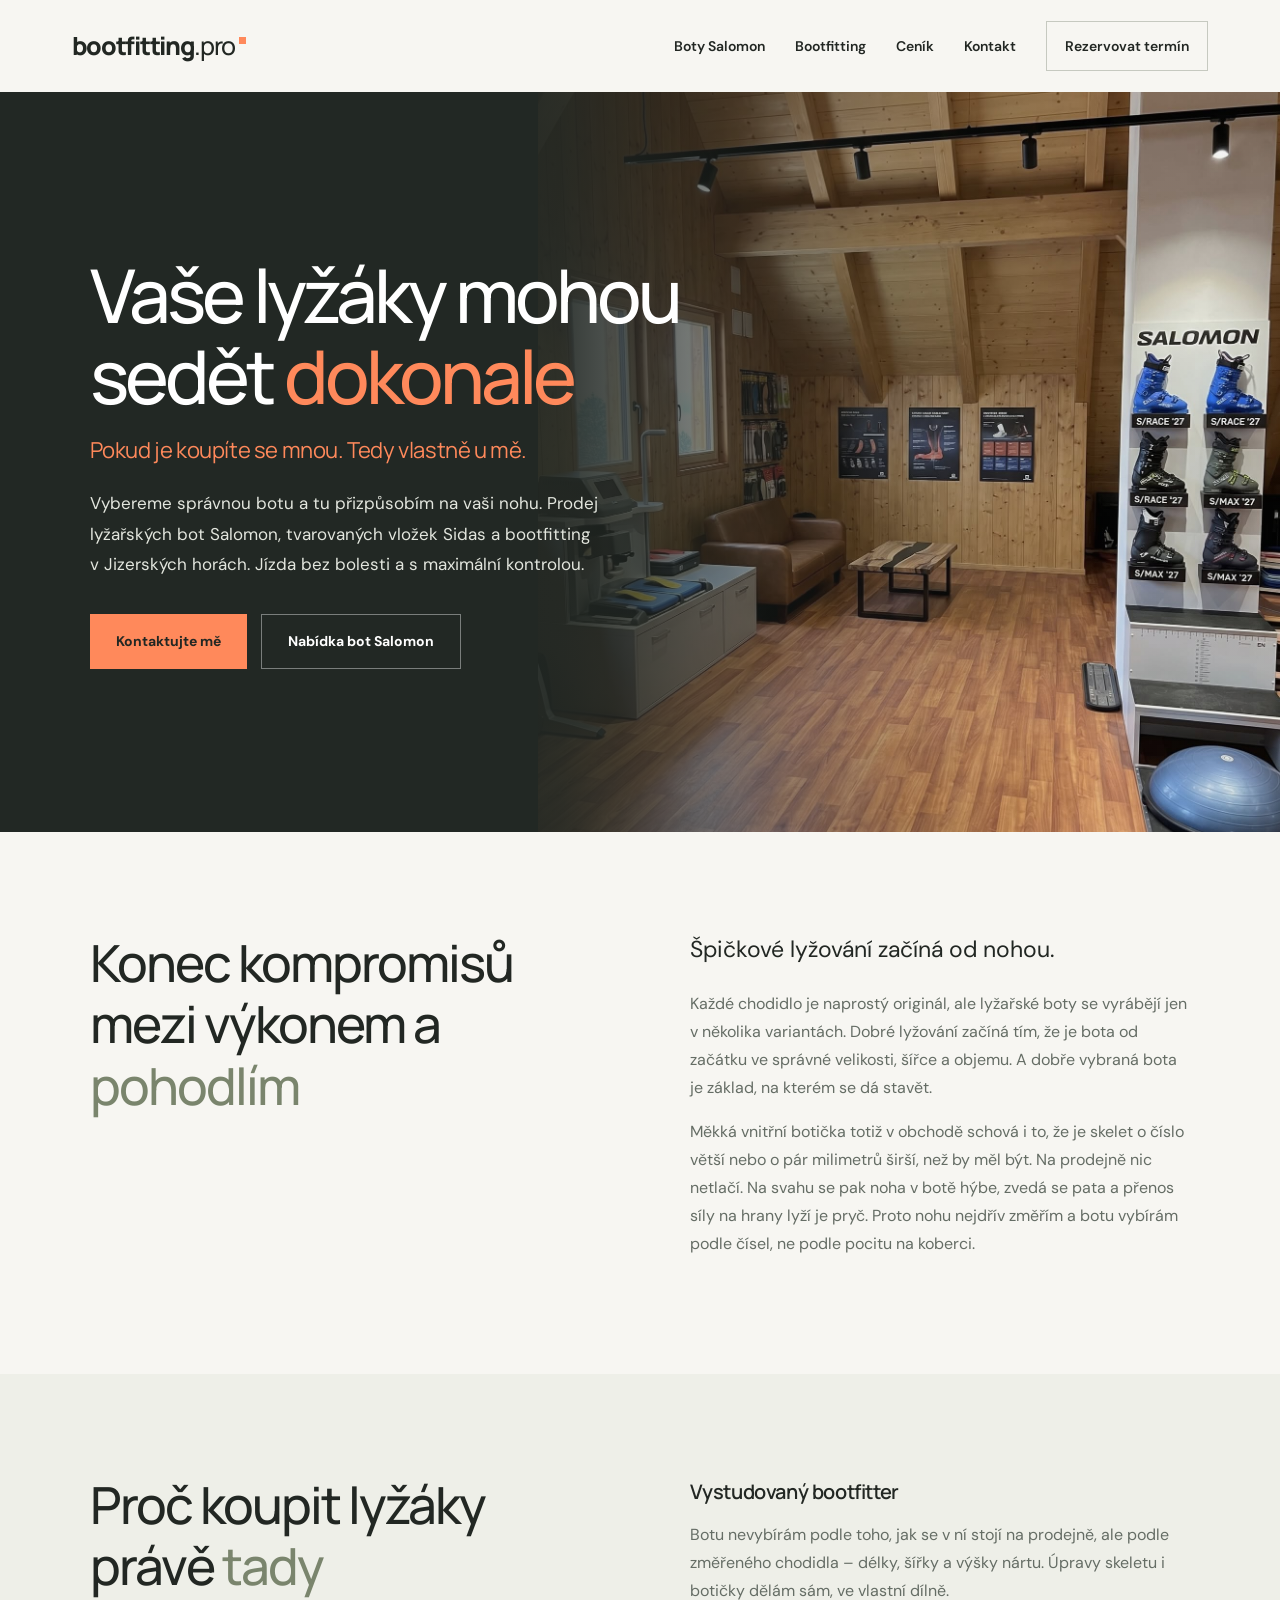
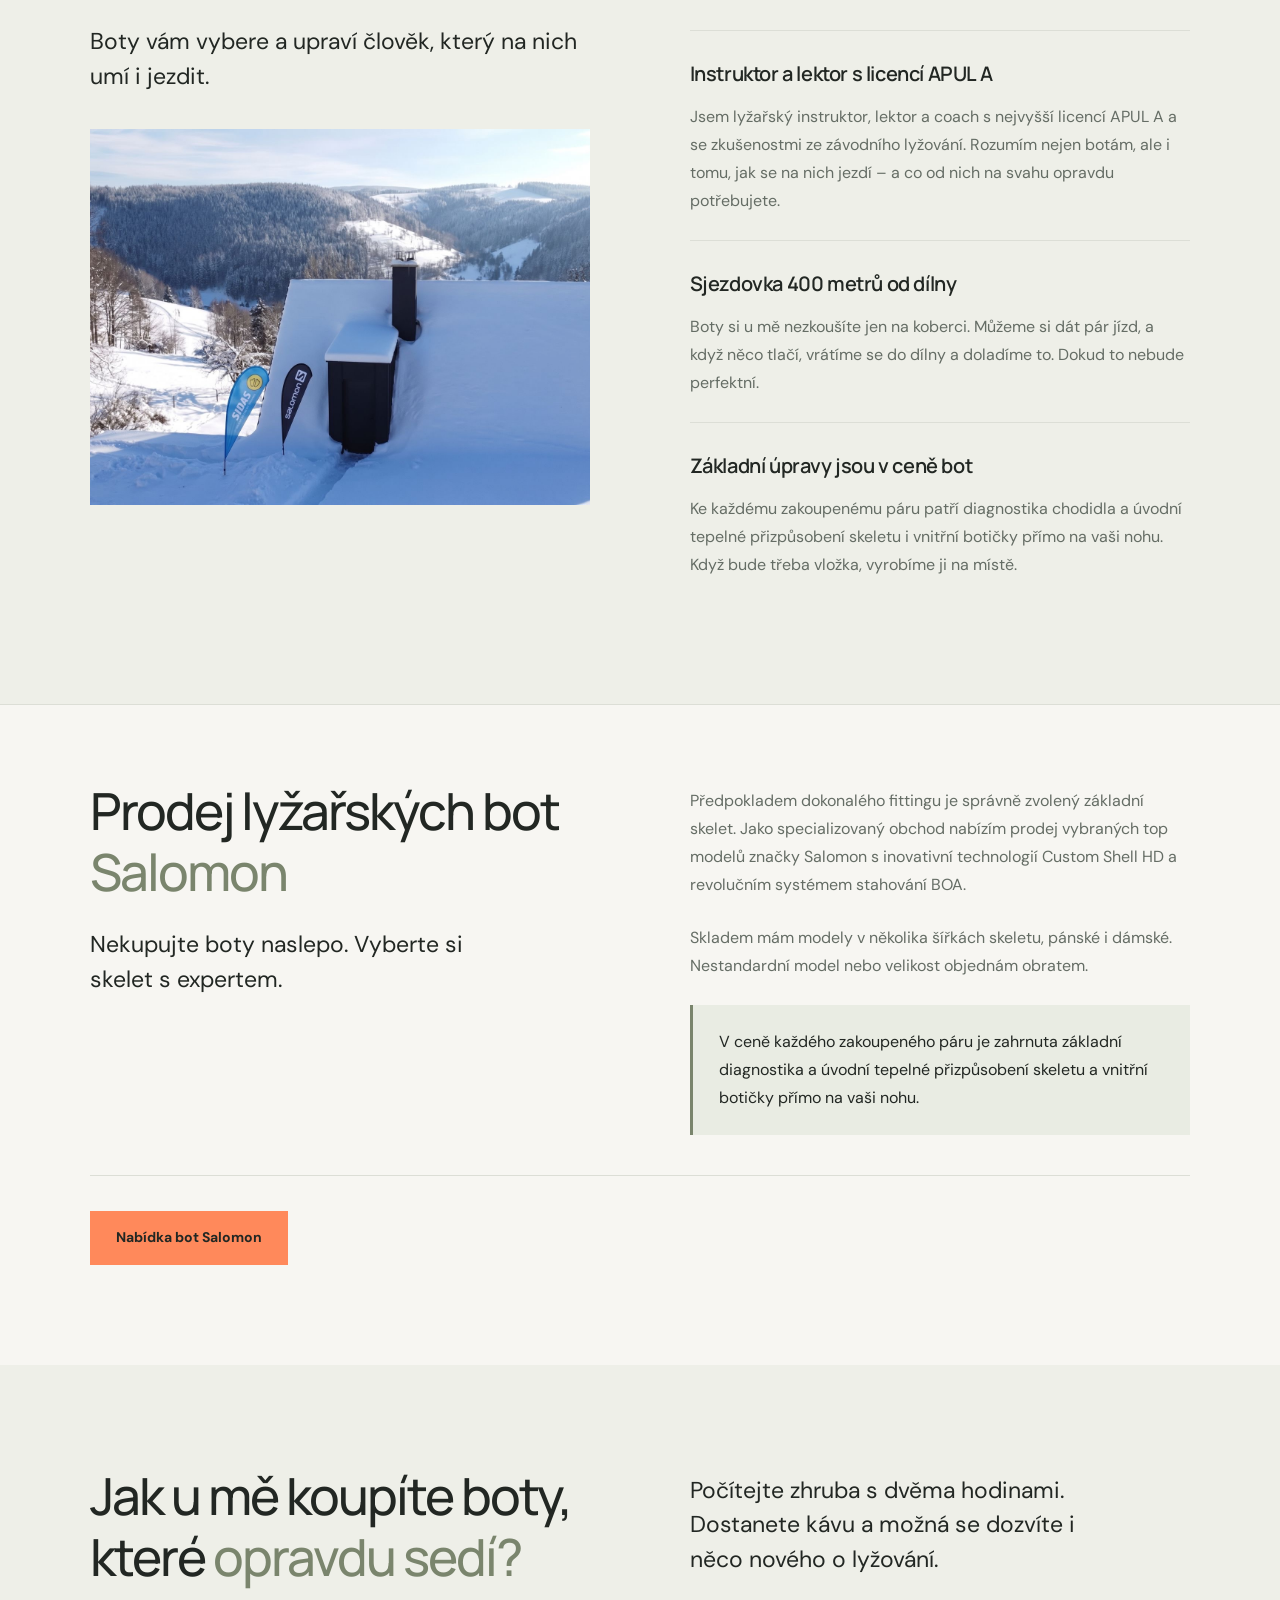
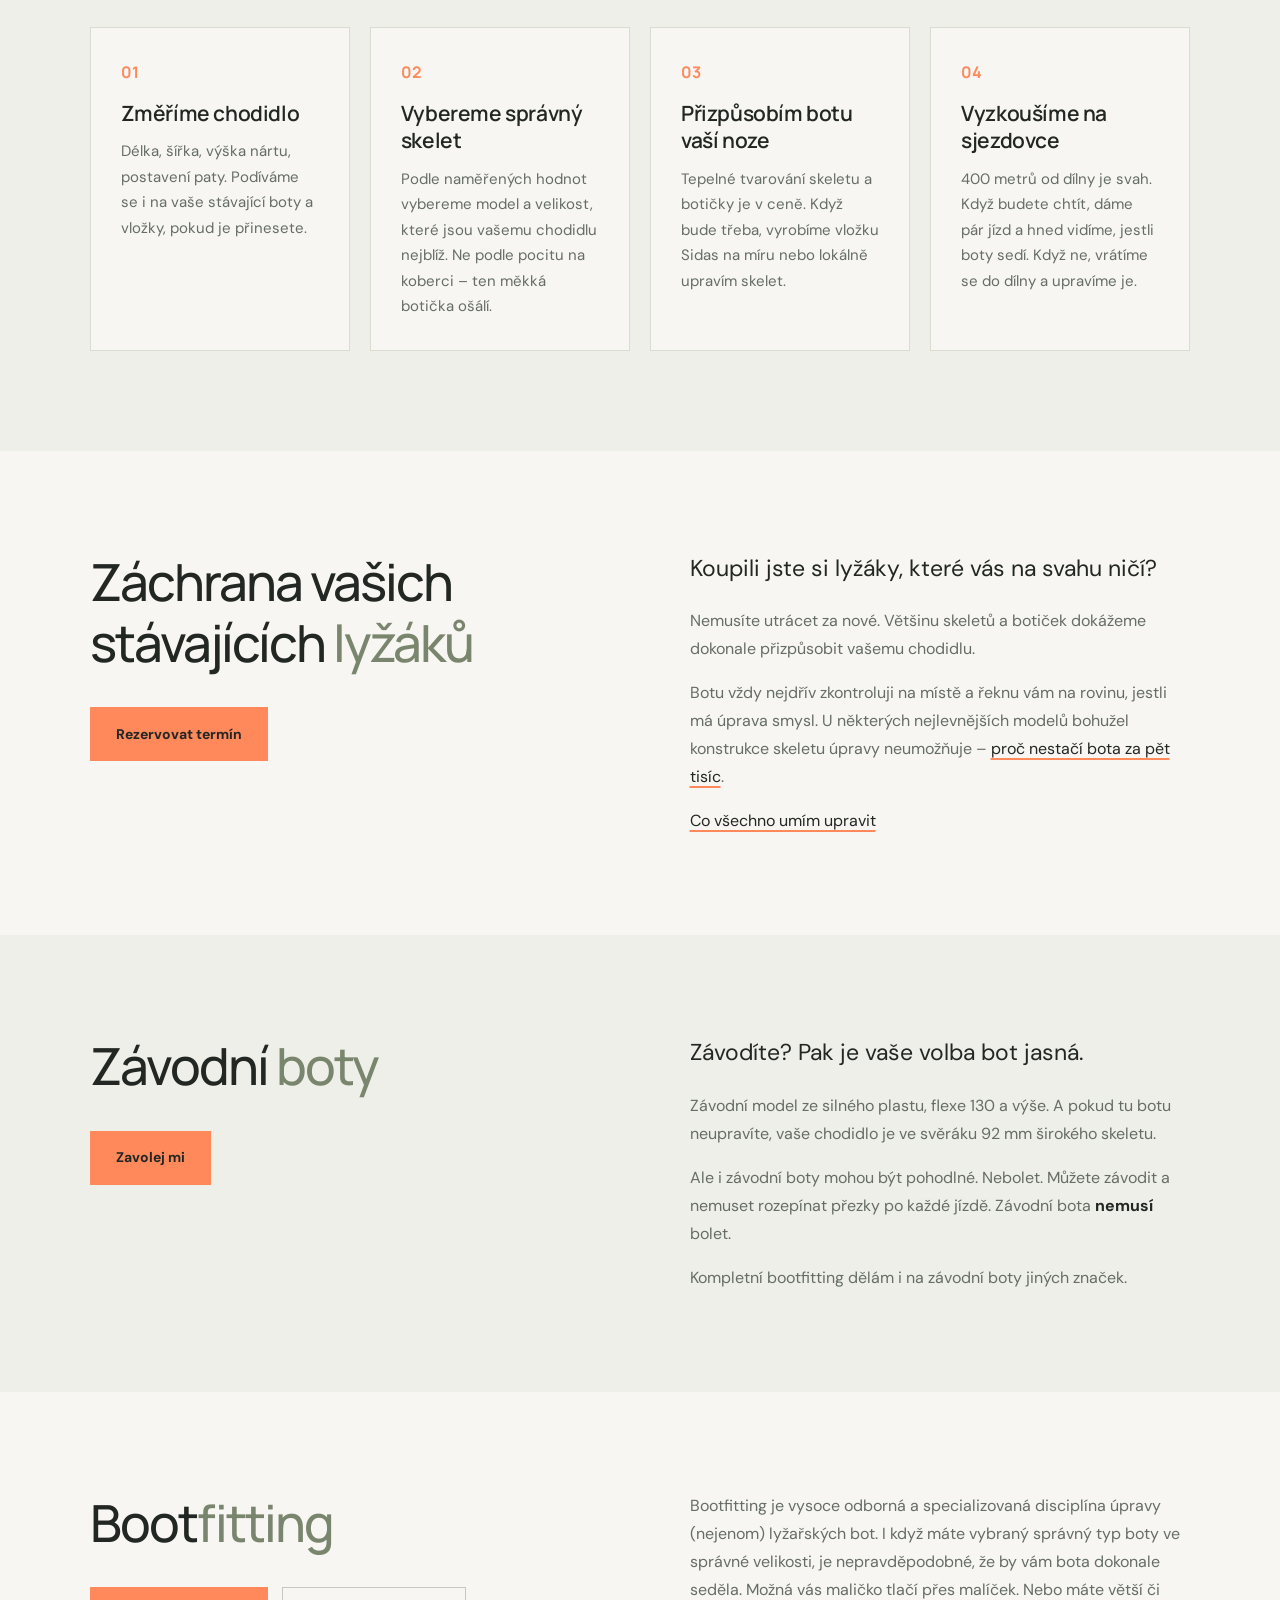
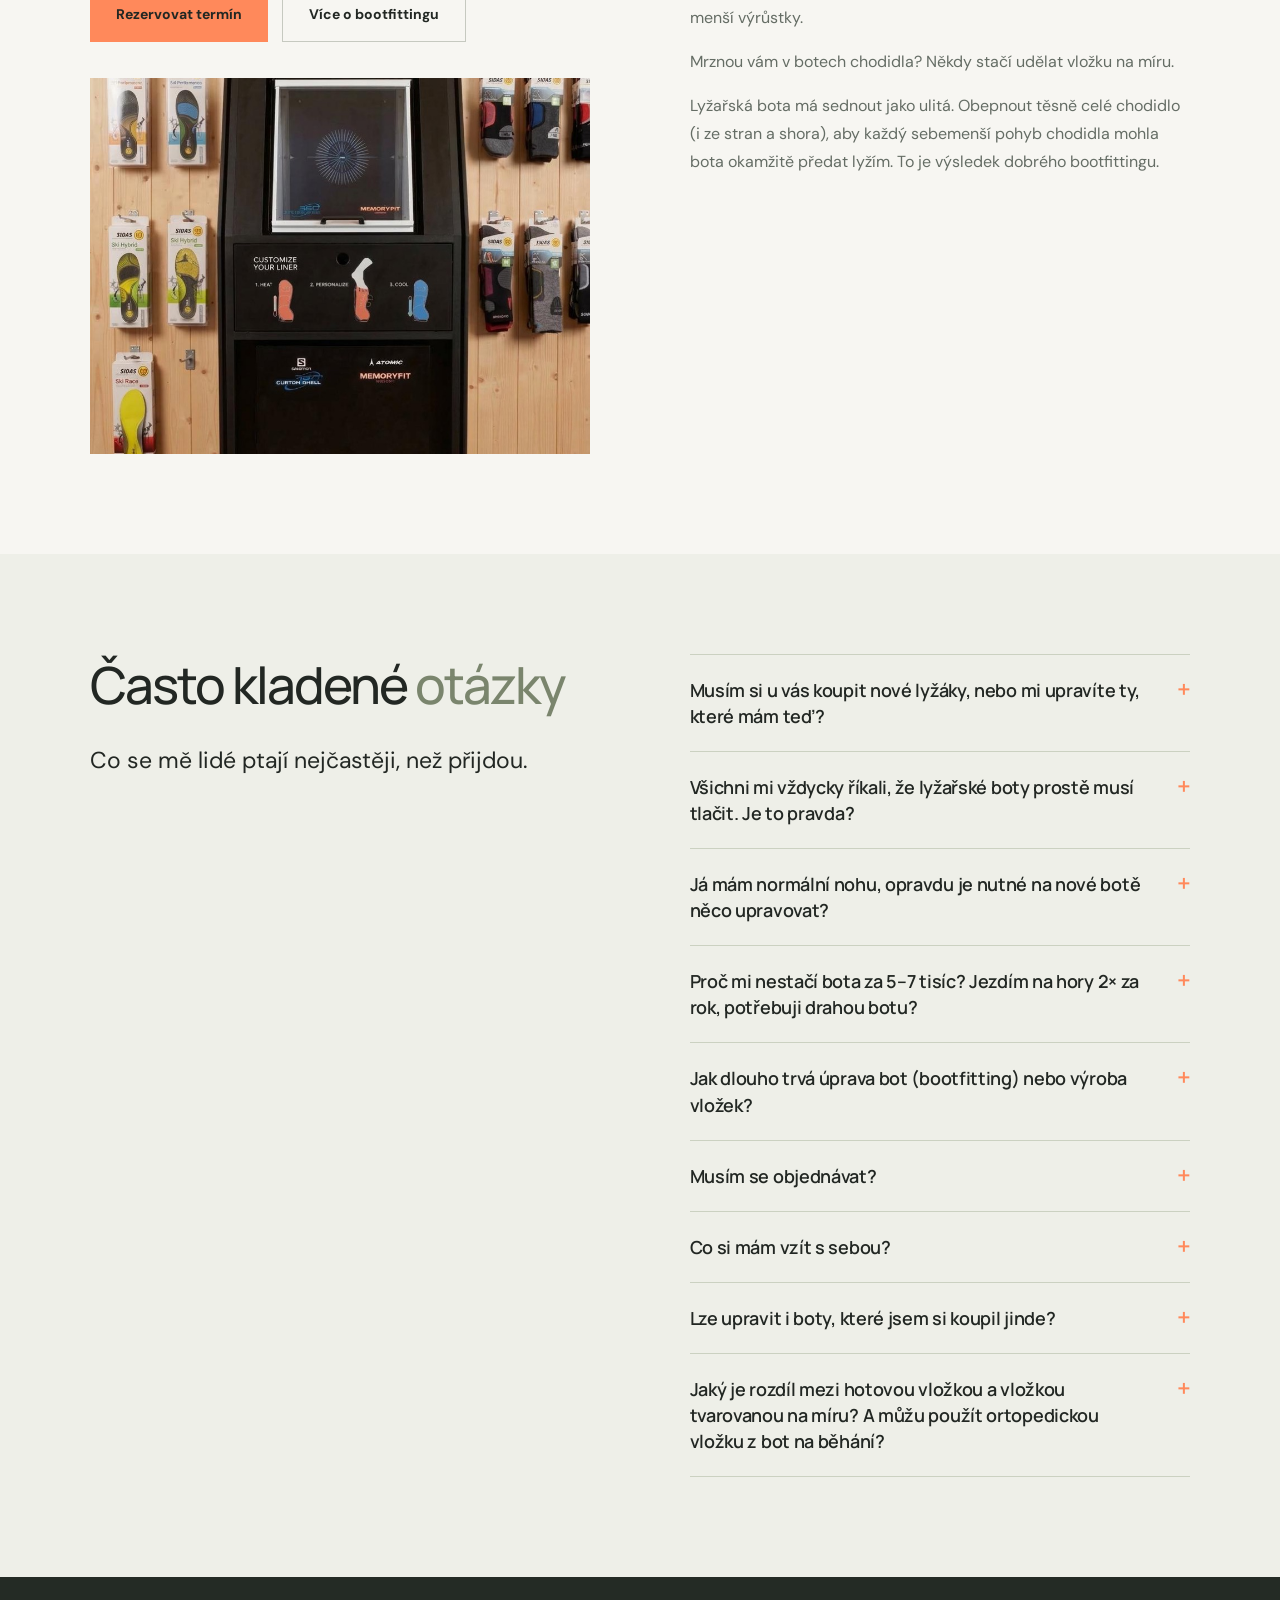
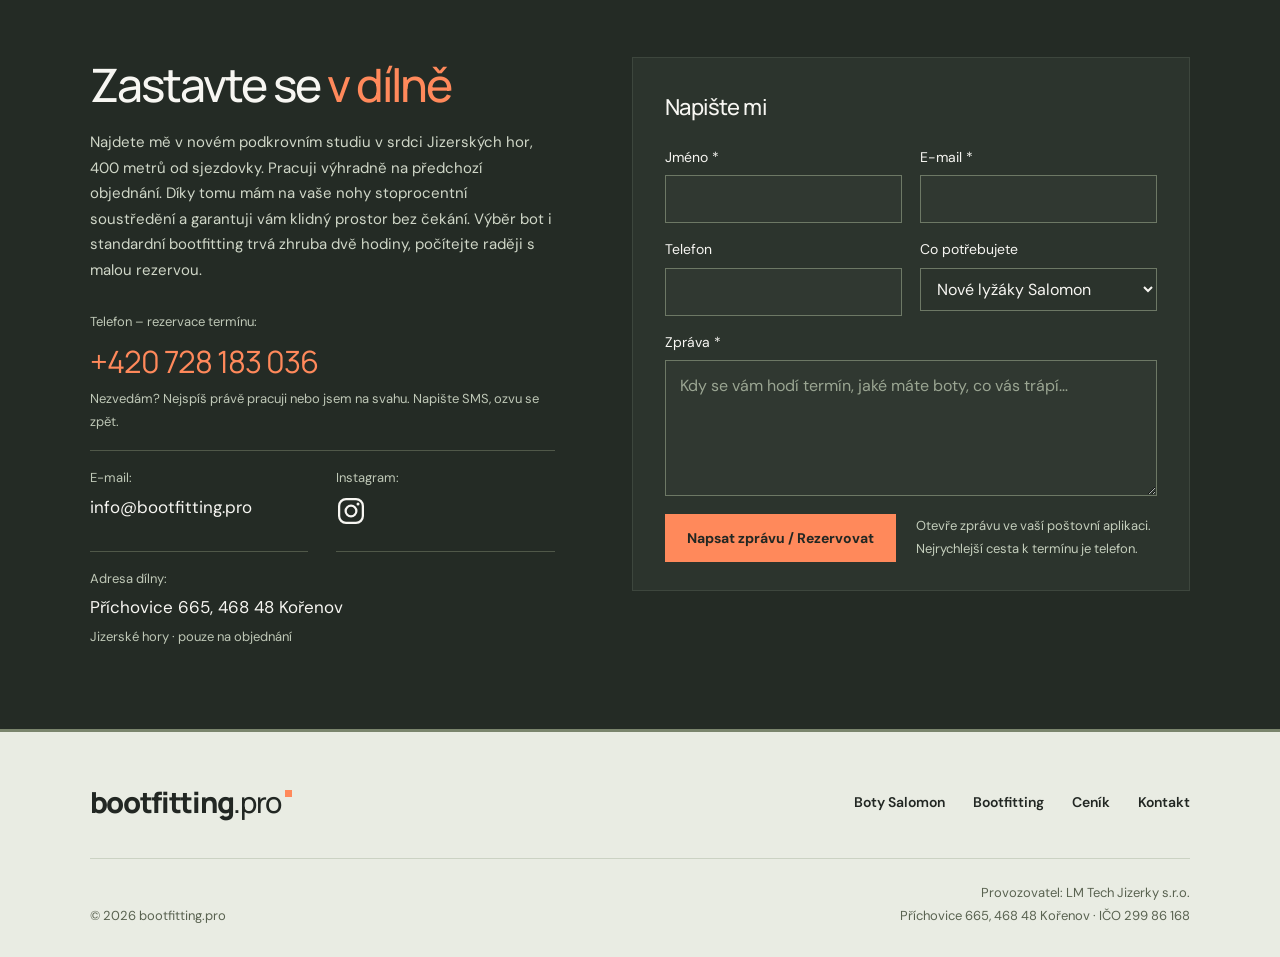
<file: index.html>
<!doctype html>
<html lang="cs">
<head>
  <meta charset="utf-8">
  <meta name="viewport" content="width=device-width, initial-scale=1">
  <title>bootfitting.pro — Lyžařské boty Salomon a bootfitting v Jizerských horách</title>
  <meta name="description" content="Prodej lyžařských bot Salomon, vložky Sidas na míru a bootfitting v Příchovicích v Jizerských horách. Botu vybereme podle změřeného chodidla, upravíme v ceně a otestujeme na sjezdovce 400 m od dílny.">
  <meta name="theme-color" content="#222824">
  <meta property="og:type" content="website">
  <meta property="og:title" content="bootfitting.pro — Lyžařské boty Salomon a bootfitting v Jizerských horách">
  <meta property="og:description" content="Prodej lyžařských bot Salomon, vložky Sidas na míru a bootfitting v Jizerských horách. Boty otestujeme na sjezdovce 400 m od dílny.">
  <meta property="og:image" content="https://bootfitting.pro/assets/workshop.jpeg">
  <meta property="og:locale" content="cs_CZ">
  <link rel="icon" href="assets/favicon.svg" type="image/svg+xml">
  <script type="application/ld+json">
  {"@context":"https://schema.org","@type":"SportingGoodsStore","name":"bootfitting.pro","description":"Prodej lyžařských bot Salomon, vložky Sidas na míru a bootfitting v Jizerských horách. Pouze na objednání.","telephone":"+420728183036","email":"info@bootfitting.pro","address":{"@type":"PostalAddress","streetAddress":"Příchovice 665","postalCode":"468 48","addressLocality":"Kořenov","addressCountry":"CZ"},"areaServed":"Jizerské hory","priceRange":"$$"}
  </script>
  <link rel="preload" href="assets/workshop.jpeg" as="image" fetchpriority="high">
  <link rel="stylesheet" href="styles.css?v=20261005-4">
  <script src="app.js?v=20261005-4" defer></script>
</head>
<body>
<a class="skip" href="#obsah">Přejít na obsah</a>
<header>
  <a class="logo" href="./" aria-label="bootfitting.pro – úvod">bootfitting<span>.pro</span><i></i></a>
  <button class="menu-toggle" aria-controls="navigation" aria-expanded="false" hidden>Menu</button>
  <nav id="navigation" aria-label="Hlavní navigace">
    <a href="boty-salomon.html">Boty Salomon</a><a href="bootfitting.html">Bootfitting</a><a href="cenik.html">Ceník</a><a href="#kontakt">Kontakt</a>
    <a class="nav-cta" href="#kontakt">Rezervovat termín</a>
  </nav>
</header>
<main id="obsah">
<section class="hero" aria-labelledby="hero-title">
  <img class="hero-photo" src="assets/workshop.jpeg" width="1536" height="2048" alt="Podkrovní bootfittingová dílna se stanicí pro tvarování vložek a lyžařskými botami Salomon" fetchpriority="high">
  <div class="hero-content">
    <h1 id="hero-title">Vaše lyžáky mohou sedět <em>dokonale</em></h1>
    <p class="hero-sub">Pokud je koupíte se mnou. Tedy vlastně u mě.</p>
    <p class="hero-copy">Vybereme správnou botu a tu přizpůsobím na vaši nohu. Prodej lyžařských bot Salomon, tvarovaných vložek Sidas a bootfitting v Jizerských horách. Jízda bez bolesti a s maximální kontrolou.</p>
    <div class="button-group"><a class="button" href="#kontakt">Kontaktujte mě</a><a class="button button-ghost" href="boty-salomon.html">Nabídka bot Salomon</a></div>
  </div>
</section>
<section class="section about" id="proc-sedi" aria-labelledby="about-title">
  <div><h2 id="about-title">Konec kompromisů mezi výkonem a <em>pohodlím</em></h2></div>
  <div class="about-content"><p class="lead">Špičkové lyžování začíná od nohou.</p>
    <p>Každé chodidlo je naprostý originál, ale lyžařské boty se vyrábějí jen v několika variantách. Dobré lyžování začíná tím, že je bota od začátku ve správné velikosti, šířce a objemu. A dobře vybraná bota je základ, na kterém se dá stavět.</p>
    <p>Měkká vnitřní botička totiž v obchodě schová i to, že je skelet o číslo větší nebo o pár milimetrů širší, než by měl být. Na prodejně nic netlačí. Na svahu se pak noha v botě hýbe, zvedá se pata a přenos síly na hrany lyží je pryč. Proto nohu nejdřív změřím a botu vybírám podle čísel, ne podle pocitu na koberci.</p>
  </div>
</section>
<section class="section split alt" id="proc-u-me" aria-labelledby="why-title">
  <div class="split-head"><h2 id="why-title">Proč koupit lyžáky právě <em>tady</em></h2><p class="lead">Boty vám vybere a upraví člověk, který na nich umí i jezdit.</p><figure class="about-photo winter"><img src="assets/photos/dilna-zima.jpg" width="1600" height="1014" loading="lazy" alt="Dílna bootfitting.pro v zasněžených Jizerských horách s vlajkami Sidas a Salomon"></figure></div>
  <div class="split-body">
    <div class="service"><h3>Vystudovaný bootfitter</h3><p>Botu nevybírám podle toho, jak se v ní stojí na prodejně, ale podle změřeného chodidla – délky, šířky a výšky nártu. Úpravy skeletu i botičky dělám sám, ve vlastní dílně.</p></div>
    <div class="service"><h3>Instruktor a lektor s licencí APUL A</h3><p>Jsem lyžařský instruktor, lektor a coach s nejvyšší licencí APUL A a se zkušenostmi ze závodního lyžování. Rozumím nejen botám, ale i tomu, jak se na nich jezdí – a co od nich na svahu opravdu potřebujete.</p></div>
    <div class="service"><h3>Sjezdovka 400 metrů od dílny</h3><p>Boty si u mě nezkoušíte jen na koberci. Můžeme si dát pár jízd, a když něco tlačí, vrátíme se do dílny a doladíme to. Dokud to nebude perfektní.</p></div>
    <div class="service"><h3>Základní úpravy jsou v ceně bot</h3><p>Ke každému zakoupenému páru patří diagnostika chodidla a úvodní tepelné přizpůsobení skeletu i vnitřní botičky přímo na vaši nohu. Když bude třeba vložka, vyrobíme ji na místě.</p></div>
  </div>
</section>
<section class="section salomon" id="salomon" aria-labelledby="salomon-title">
  <div class="sales-intro">
    <div class="sales-heading"><h2 id="salomon-title">Prodej lyžařských bot <em>Salomon</em></h2><p class="lead">Nekupujte boty naslepo. Vyberte si skelet s expertem.</p></div>
    <div class="sales-details"><p>Předpokladem dokonalého fittingu je správně zvolený základní skelet. Jako specializovaný obchod nabízím prodej vybraných top modelů značky Salomon s inovativní technologií Custom Shell HD a revolučním systémem stahování BOA.</p><p>Skladem mám modely v několika šířkách skeletu, pánské i dámské. Nestandardní model nebo velikost objednám obratem.</p><div class="fitting-included"><p>V ceně každého zakoupeného páru je zahrnuta základní diagnostika a úvodní tepelné přizpůsobení skeletu a vnitřní botičky přímo na vaši nohu.</p></div></div>
  </div>
  <a class="button" href="boty-salomon.html">Nabídka bot Salomon</a>
</section>
<section class="section steps-section alt" id="postup" aria-labelledby="steps-title">
  <div class="section-top"><h2 id="steps-title">Jak u mě koupíte boty, které <em>opravdu sedí?</em></h2><p class="lead">Počítejte zhruba s dvěma hodinami. Dostanete kávu a možná se dozvíte i něco nového o lyžování.</p></div>
  <ol class="steps">
    <li><h3>Změříme chodidlo</h3><p>Délka, šířka, výška nártu, postavení paty. Podíváme se i na vaše stávající boty a vložky, pokud je přinesete.</p></li>
    <li><h3>Vybereme správný skelet</h3><p>Podle naměřených hodnot vybereme model a velikost, které jsou vašemu chodidlu nejblíž. Ne podle pocitu na koberci – ten měkká botička ošálí.</p></li>
    <li><h3>Přizpůsobím botu vaší noze</h3><p>Tepelné tvarování skeletu a botičky je v ceně. Když bude třeba, vyrobíme vložku Sidas na míru nebo lokálně upravím skelet.</p></li>
    <li><h3>Vyzkoušíme na sjezdovce</h3><p>400 metrů od dílny je svah. Když budete chtít, dáme pár jízd a hned vidíme, jestli boty sedí. Když ne, vrátíme se do dílny a upravíme je.</p></li>
  </ol>
</section>
<section class="section split" id="zachrana" aria-labelledby="rescue-title">
  <div class="split-head"><h2 id="rescue-title">Záchrana vašich stávajících <em>lyžáků</em></h2><a class="button" href="#kontakt">Rezervovat termín</a></div>
  <div class="split-body">
    <p class="lead">Koupili jste si lyžáky, které vás na svahu ničí?</p>
    <p>Nemusíte utrácet za nové. Většinu skeletů a botiček dokážeme dokonale přizpůsobit vašemu chodidlu.</p>
    <p>Botu vždy nejdřív zkontroluji na místě a řeknu vám na rovinu, jestli má úprava smysl. U některých nejlevnějších modelů bohužel konstrukce skeletu úpravy neumožňuje – <a class="text-link" href="#faq-4">proč nestačí bota za pět tisíc</a>.</p>
    <p><a class="text-link" href="bootfitting.html#upravy">Co všechno umím upravit</a></p>
  </div>
</section>
<section class="section split alt" id="zavodni" aria-labelledby="race-title">
  <div class="split-head"><h2 id="race-title">Závodní <em>boty</em></h2><a class="button" href="tel:+420728183036">Zavolej mi</a></div>
  <div class="split-body">
    <p class="lead">Závodíte? Pak je vaše volba bot jasná.</p>
    <p>Závodní model ze silného plastu, flexe 130 a výše. A pokud tu botu neupravíte, vaše chodidlo je ve svěráku 92 mm širokého skeletu.</p>
    <p>Ale i závodní boty mohou být pohodlné. Nebolet. Můžete závodit a nemuset rozepínat přezky po každé jízdě. Závodní bota <strong>nemusí</strong> bolet.</p>
    <p>Kompletní bootfitting dělám i na závodní boty jiných značek.</p>
  </div>
</section>
<section class="section split" id="bootfitting" aria-labelledby="bf-title">
  <div class="split-head"><h2 id="bf-title">Boot<wbr><em>fitting</em></h2><div class="button-group"><a class="button" href="#kontakt">Rezervovat termín</a><a class="button button-outline" href="bootfitting.html">Více o bootfittingu</a></div><figure class="about-photo"><img src="assets/photos/pec-a-vlozky-sidas.jpg" width="899" height="1200" loading="lazy" alt="Pec na tepelné tvarování botiček Salomon Custom Shell, vedle vložky a ponožky Sidas"></figure></div>
  <div class="split-body">
    <p>Bootfitting je vysoce odborná a specializovaná disciplína úpravy (nejenom) lyžařských bot. I když máte vybraný správný typ boty ve správné velikosti, je nepravděpodobné, že by vám bota dokonale seděla. Možná vás maličko tlačí přes malíček. Nebo máte větší či menší výrůstky.</p>
    <p>Mrznou vám v botech chodidla? Někdy stačí udělat vložku na míru.</p>
    <p>Lyžařská bota má sednout jako ulitá. Obepnout těsně celé chodidlo (i ze stran a shora), aby každý sebemenší pohyb chodidla mohla bota okamžitě předat lyžím. To je výsledek dobrého bootfittingu.</p>
  </div>
</section>
<section class="section split alt" id="faq" aria-labelledby="faq-title">
  <div class="split-head sticky"><h2 id="faq-title">Často kladené <em>otázky</em></h2><p class="lead">Co se mě lidé ptají nejčastěji, než přijdou.</p></div>
  <div class="split-body faq">
    <details id="faq-1"><summary>Musím si u vás koupit nové lyžáky, nebo mi upravíte ty, které mám teď?</summary><p>Obojí jde. Nejlepší výsledek – a nejméně práce navíc – dostanete s novou botou vybranou podle změřeného chodidla; základní úpravy u ní máte v ceně. Pokud máte boty se slušným skeletem a dobře zvolenou velikostí, rád je upravím. Jestli to má smysl, poznám při první návštěvě, takže je vezměte s sebou.</p></details>
    <details id="faq-2"><summary>Všichni mi vždycky říkali, že lyžařské boty prostě musí tlačit. Je to pravda?</summary><p>Není. Nebo tedy možná je 😊? Účel boty je přenést pohyb těla na lyže. Pokud máte příliš velkou botu a musíte si přezky dotáhnout příliš, abyste vůbec mohli lyžovat, je možné, že vás pak boty po hodině začnou tlačit – jenže bez toho byste nemohli lyžovat. Pokud máte v nějakém místě příliš úzkou botu, budou vás v tom místě tlačit vždycky.</p><p>Společný jmenovatel je, že bota není dostatečně přizpůsobená pro vaše chodidlo. Takže správná odpověď je, že dobře vybrané a upravené boty tlačit nemusí, nebudou, a dokonce ani tlačit nesmí.</p></details>
    <details id="faq-3"><summary>Já mám normální nohu, opravdu je nutné na nové botě něco upravovat?</summary><p>Když vybíráme boty v obchodě, hrají na nás výrobci takový trik. Uvnitř plastového skeletu je vložená vnitřní měkká botička. U sportovních a závodních bot je tenčí, ale turistické (levnější) modely mají tu botičku opravdu tlustou a měkkou. Takže v obchodě nám přijde, že nám bota krásně sedne, nikde nic netlačí, přitom botička všude doléhá. Až při lyžování zjistíme, že se chodidlo v botě hýbe, bota je vlastně příliš dlouhá, nebo máme botu příliš volnou kolem kotníků.</p><p>Takže abychom nemuseli nic upravovat, anebo jen minimálně, základ je vybrat správný typ boty. A u toho se nedá spoléhat na pocity, které měkká botička ošálí. Musíme nohu změřit – na šířku, na délku, na výšku nártu – a vybrat botu, která bude nejblíže vašemu chodidlu. Pak je klidně možné, že kromě standardních věcí, které jsou u nové boty v ceně, nebude potřeba upravovat vůbec nic. Ale to se dozvíme až po změření.</p></details>
    <details id="faq-4"><summary>Proč mi nestačí bota za 5–7 tisíc? Jezdím na hory 2× za rok, potřebuji drahou botu?</summary><p>Potřebujete, ale ne z toho důvodu, že je drahá 😊 Ty důvody jsou v podstatě dva. A oba souvisí s cenou, byť každý jiným způsobem.</p><p>I výrobci bot ví, že se klientům nechce platit moc peněz za něco, co využijí zdánlivě jen málokrát. A že nechtějí trávit vybíráním lyžáků moc času. Takže boty v cenové kategorii „nejsem žádný velký lyžař a nechci za boty moc platit“ jsou jednoduché boty, ve kterých se cítíte dobře na prodejně. Mají rovnější komín, takže se vám v tom dobře stojí v obchodě. Jsou hodně široké, aby opravdu, ale opravdu vůbec nikde netlačily, a prostor je vyplněný měkkou tlustou botičkou. To jsou ale všechno věci, které jdou proti tomu, co od boty potřebujete na sjezdovce.</p><p>Druhý důvod, proč vám taková bota nestačí, je ten, že výrobce šetří i na výbavě takové boty. Je z horšího plastu, má horší přezky nebo jdou hůře nastavit. Nemá žádnou možnost upravit komín boty podle vaší holeně. Chybí horní power strap, nebo je to jen jednoduchá páska na suchý zip. Ve chvíli, kdy je na takové botě potřeba něco upravit, je to velký problém.</p></details>
    <details id="faq-5"><summary>Jak dlouho trvá úprava bot (bootfitting) nebo výroba vložek?</summary><p>Záleží na rozsahu práce. Základní analýza nohy a tvarování vložek na míru obvykle zabere zhruba 45 až 60 minut. Větší mechanické zásahy (frézování skeletu, canting nebo aplikace vypěňovacích botiček) mohou klidně trvat hodinu, dvě nebo i déle, podle náročnosti a rozsahu úprav. Proto je opravdu nejlepší se domluvit předem, abych se vám mohl plně věnovat.</p></details>
    <details id="faq-6"><summary>Musím se objednávat?</summary><p>Ano, doporučuji domluvit si termín předem (telefonicky nebo přes formulář), a je jedno, jestli budeme vybírat novou botu, nebo upravovat vaši stávající.</p><p>Každá noha je jiná. Abychom mohli dobře vybrat botu, je nutné udělat základní analýzu chodidla, vyzkoušet model boty, vyzkoušet správnou velikost, zjistit, zda a jaké další úpravy budou potřeba. To je proces, který trvá desítky minut. Pokud přijdete se svou vlastní botou k úpravě, ten čas je v podstatě podobný. Pořád musíme nohu přeměřit atd.</p><p>Poctivý bootfitting vyžaduje klid, čas a prostor, abychom vše správně změřili a upravili bez zbytečného spěchu. Ale nebojte. Dostanete kávu, a třeba se dozvíte i spoustu nových věcí o lyžování 😊.</p></details>
    <details id="faq-7"><summary>Co si mám vzít s sebou?</summary><p>Vezměte si s sebou své stávající lyžařské boty (pokud je máte) a hlavně funkční lyžařské ponožky, ve kterých běžně jezdíte. Pokud máte staré vložky nebo řešíte specifické zdravotní ortopedické vložky do běžných bot, přineste je také pro porovnání.</p><p>A je dobré nemít úplně těsné džíny, budeme potřebovat nohavice vyhrnout ke kolenům 😊</p></details>
    <details id="faq-8"><summary>Lze upravit i boty, které jsem si koupil jinde?</summary><p>Ano. Pomůžu vám s úpravou, frézováním, řešením otlaků nebo výměnou vložek i u bot, které jste pořídili jinde. Vždy je ale nejdříve nutné botu zkontrolovat na místě a posoudit, zda má úprava smysl a konstrukce skeletu to umožňuje. Viz <a class="text-link" href="#faq-4">otázka výše, proč vám nestačí bota za 5 tisíc</a>.</p></details>
    <details id="faq-9"><summary>Jaký je rozdíl mezi hotovou vložkou a vložkou tvarovanou na míru? A můžu použít ortopedickou vložku z bot na běhání?</summary><p>Hotové vložky (např. z řady Sidas Ski) poskytují skvělou oporu klenby a stabilizaci nohy ve skeletu hned po vybalení. Vložky tvarované na míru se naproti tomu detailně natvarují přesně podle anatomie vašeho chodidla, čímž dosáhneme maximálního možného přenosu síly a absolutního pohodlí. Rozdíl je tedy v úrovni podpory, kterou vložka poskytne. Jestli bude stačit hotová vložka, nebo budeme potřebovat vyrobit vložku na míru, se ovšem dozvíme, až se na vaše chodidlo podíváme.</p><p>A vložky z bot na běhání bohužel použít nejdou. Vložka musí perfektně sednout do boty a ta, jak jsme si už řekli, je každá jiná.</p></details>
  </div>
</section>
<section class="section contact" id="kontakt" aria-labelledby="contact-title">
  <div class="contact-info">
  <div class="contact-intro"><h2 id="contact-title">Zastavte se <em>v dílně</em></h2><p class="contact-copy">Najdete mě v novém podkrovním studiu v srdci Jizerských hor, 400 metrů od sjezdovky. Pracuji výhradně na předchozí objednání. Díky tomu mám na vaše nohy stoprocentní soustředění a garantuji vám klidný prostor bez čekání. Výběr bot i standardní bootfitting trvá zhruba dvě hodiny, počítejte raději s malou rezervou.</p></div>
  <address class="contact-details">
    <div><span>Telefon – rezervace termínu:</span><a class="phone" href="tel:+420728183036">+420 728 183 036</a><small>Nezvedám? Nejspíš právě pracuji nebo jsem na svahu. Napište SMS, ozvu se zpět.</small></div>
    <div><span>E-mail:</span><a href="mailto:info@bootfitting.pro">info@bootfitting.pro</a></div>
    <!-- TODO: doplnit odkaz na skutečný Instagram profil -->
    <div class="contact-social"><span>Instagram:</span><a class="instagram" href="#" rel="noopener" aria-label="bootfitting.pro na Instagramu"><svg viewBox="0 0 24 24" width="30" height="30" aria-hidden="true" focusable="false"><rect x="2.5" y="2.5" width="19" height="19" rx="5.5" fill="none" stroke="currentColor" stroke-width="1.8"/><circle cx="12" cy="12" r="4.3" fill="none" stroke="currentColor" stroke-width="1.8"/><circle cx="17.6" cy="6.4" r="1.2" fill="currentColor"/></svg></a></div>
    <div><span>Adresa dílny:</span><a href="https://www.google.com/maps/search/?api=1&amp;query=P%C5%99%C3%ADchovice%20665%2C%20468%2048%20Ko%C5%99enov" target="_blank" rel="noopener noreferrer">Příchovice 665, 468 48 Kořenov</a><small>Jizerské hory · pouze na objednání</small></div>
  </address>
  </div>
  <form id="inquiry-form" aria-labelledby="form-title" aria-describedby="form-explanation">
    <h3 class="form-title" id="form-title">Napište mi</h3>
    <div class="form-grid">
      <div class="field"><label for="name">Jméno *</label><input id="name" name="name" autocomplete="name" required maxlength="100"></div>
      <div class="field"><label for="email">E-mail *</label><input id="email" name="email" type="email" autocomplete="email" required maxlength="160"></div>
      <div class="field"><label for="telephone">Telefon</label><input id="telephone" name="telephone" type="tel" autocomplete="tel" maxlength="40"></div>
      <div class="field"><label for="interest">Co potřebujete</label><select id="interest" name="interest"><option>Nové lyžáky Salomon</option><option>Úprava stávajících bot</option><option>Vložky na míru</option><option>Závodní boty</option><option>Něco jiného</option></select></div>
      <div class="field field-full"><label for="message">Zpráva *</label><textarea id="message" name="message" required maxlength="2000" rows="4" placeholder="Kdy se vám hodí termín, jaké máte boty, co vás trápí…"></textarea></div>
    </div>
    <div class="form-bottom"><button class="button" type="submit">Napsat zprávu / Rezervovat</button><p id="form-explanation">Otevře zprávu ve vaší poštovní aplikaci. Nejrychlejší cesta k termínu je telefon.</p></div>
    <p id="form-status" role="status"></p>
    <noscript><p>Pro přípravu zprávy zapněte JavaScript nebo volejte +420 728 183 036.</p></noscript>
  </form>
</section>
</main>
<footer class="site-footer">
  <div class="footer-main">
    <a class="logo" href="./" aria-label="bootfitting.pro – úvod">bootfitting<span>.pro</span><i></i></a>
    <nav class="footer-nav" aria-label="Navigace v patičce"><a href="boty-salomon.html">Boty Salomon</a><a href="bootfitting.html">Bootfitting</a><a href="cenik.html">Ceník</a><a href="#kontakt">Kontakt</a></nav>
  </div>
  <div class="footer-bottom"><p>© 2026 bootfitting.pro</p><div class="footer-business"><p>Provozovatel: LM Tech Jizerky s.r.o.</p><p>Příchovice 665, 468 48 Kořenov · IČO 299 86 168</p></div></div>
</footer>
</body>
</html>
</file>
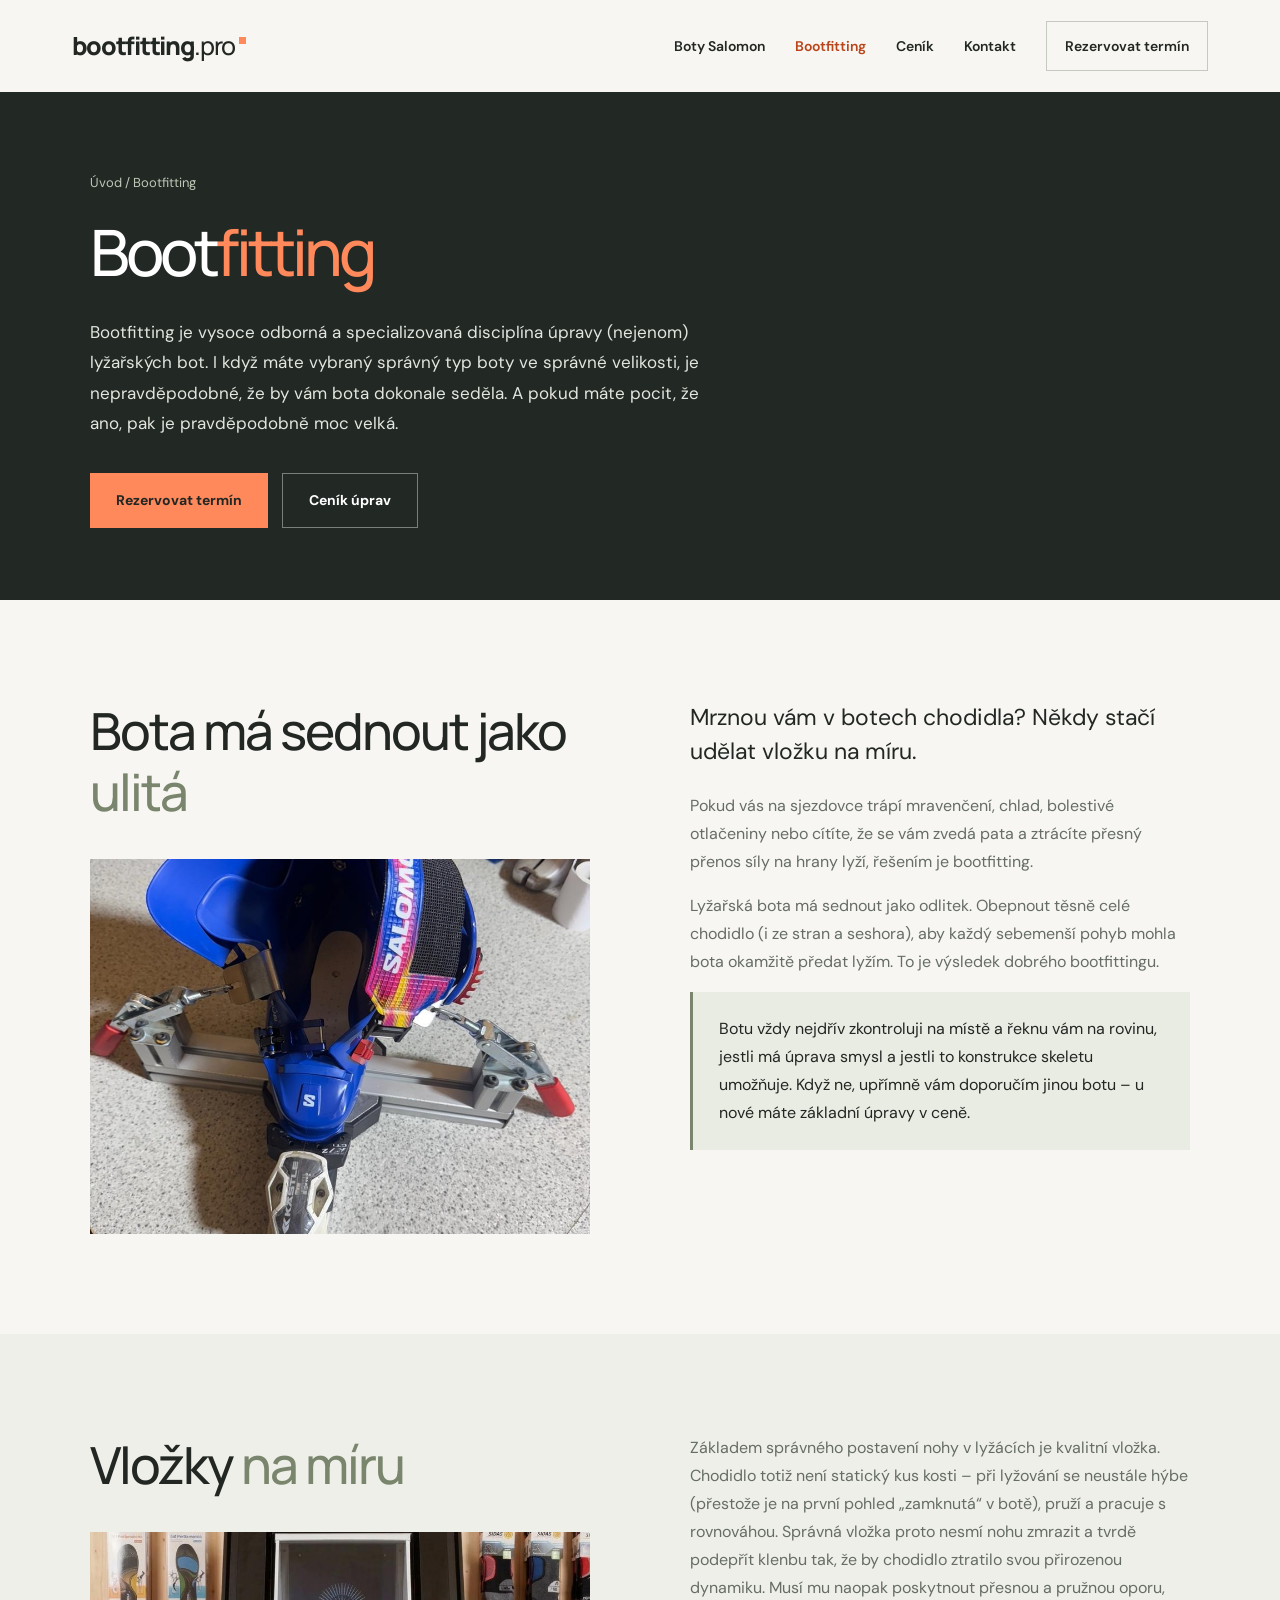
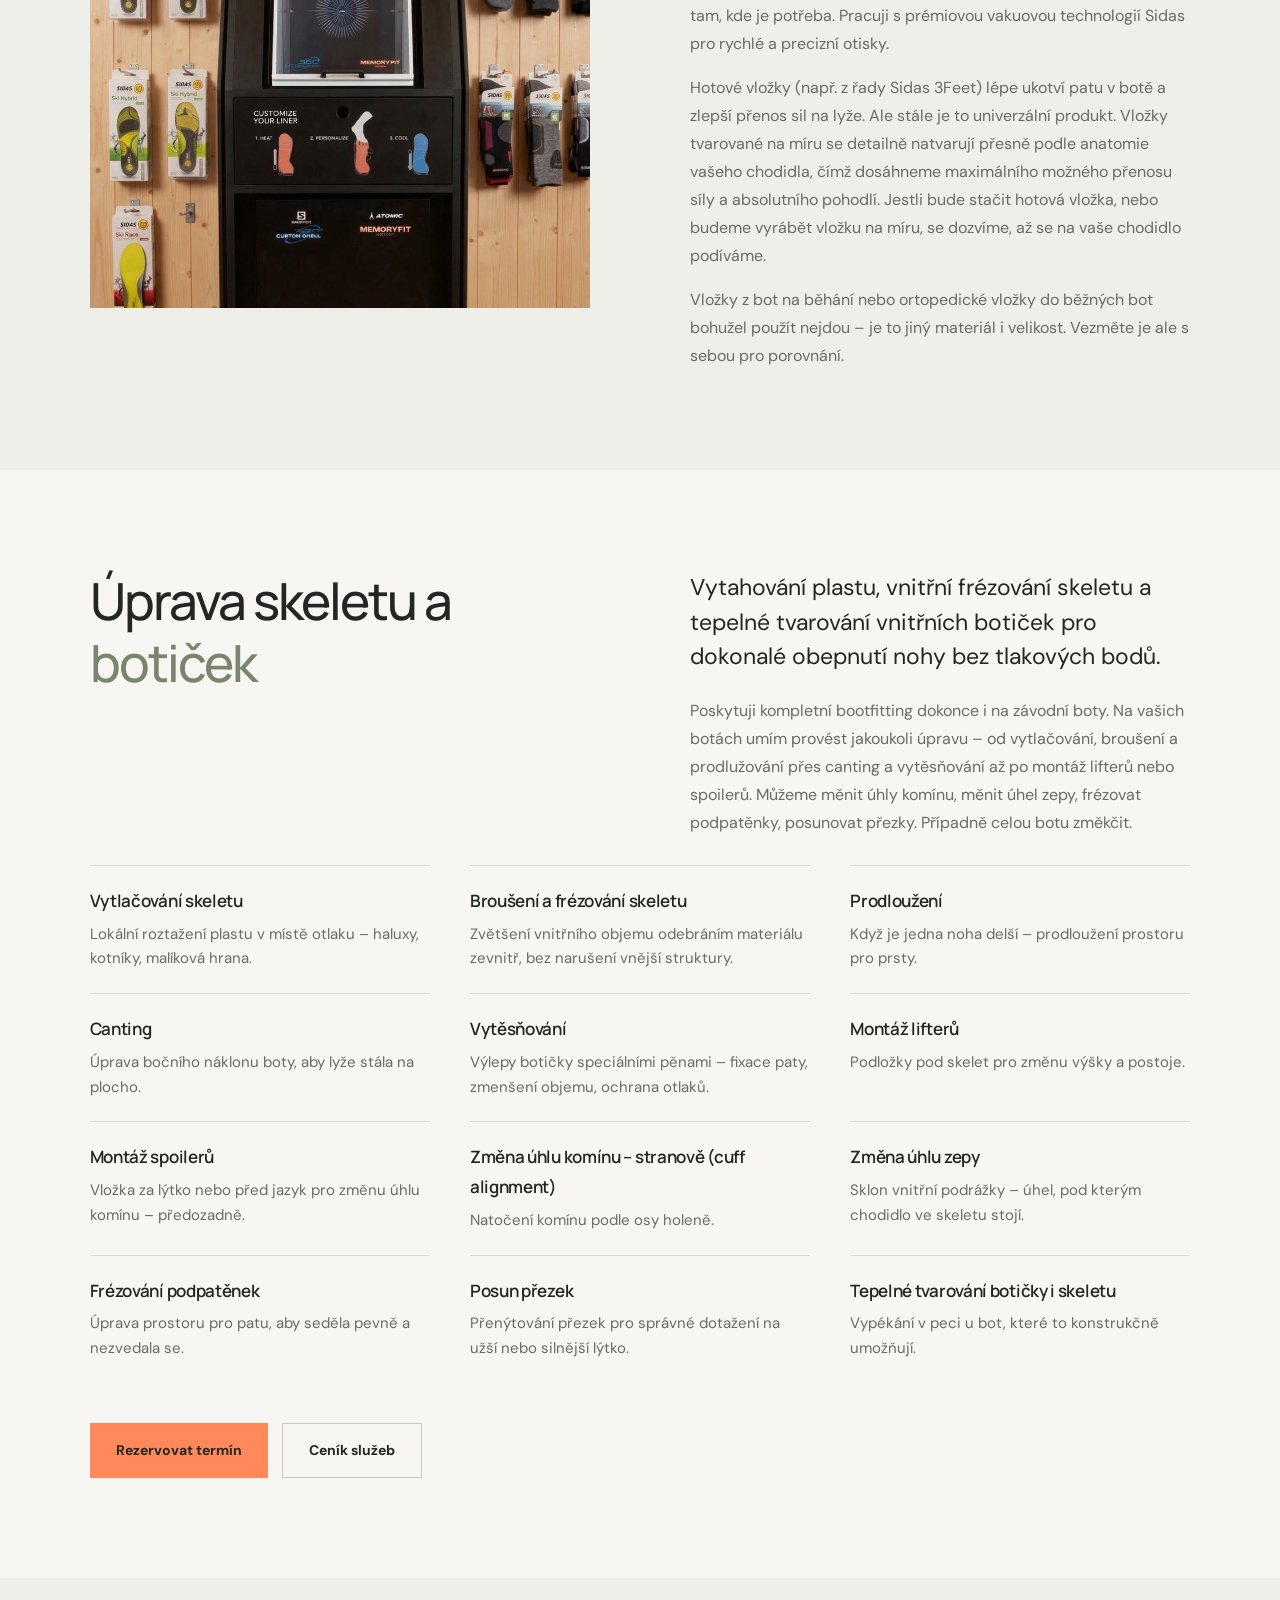
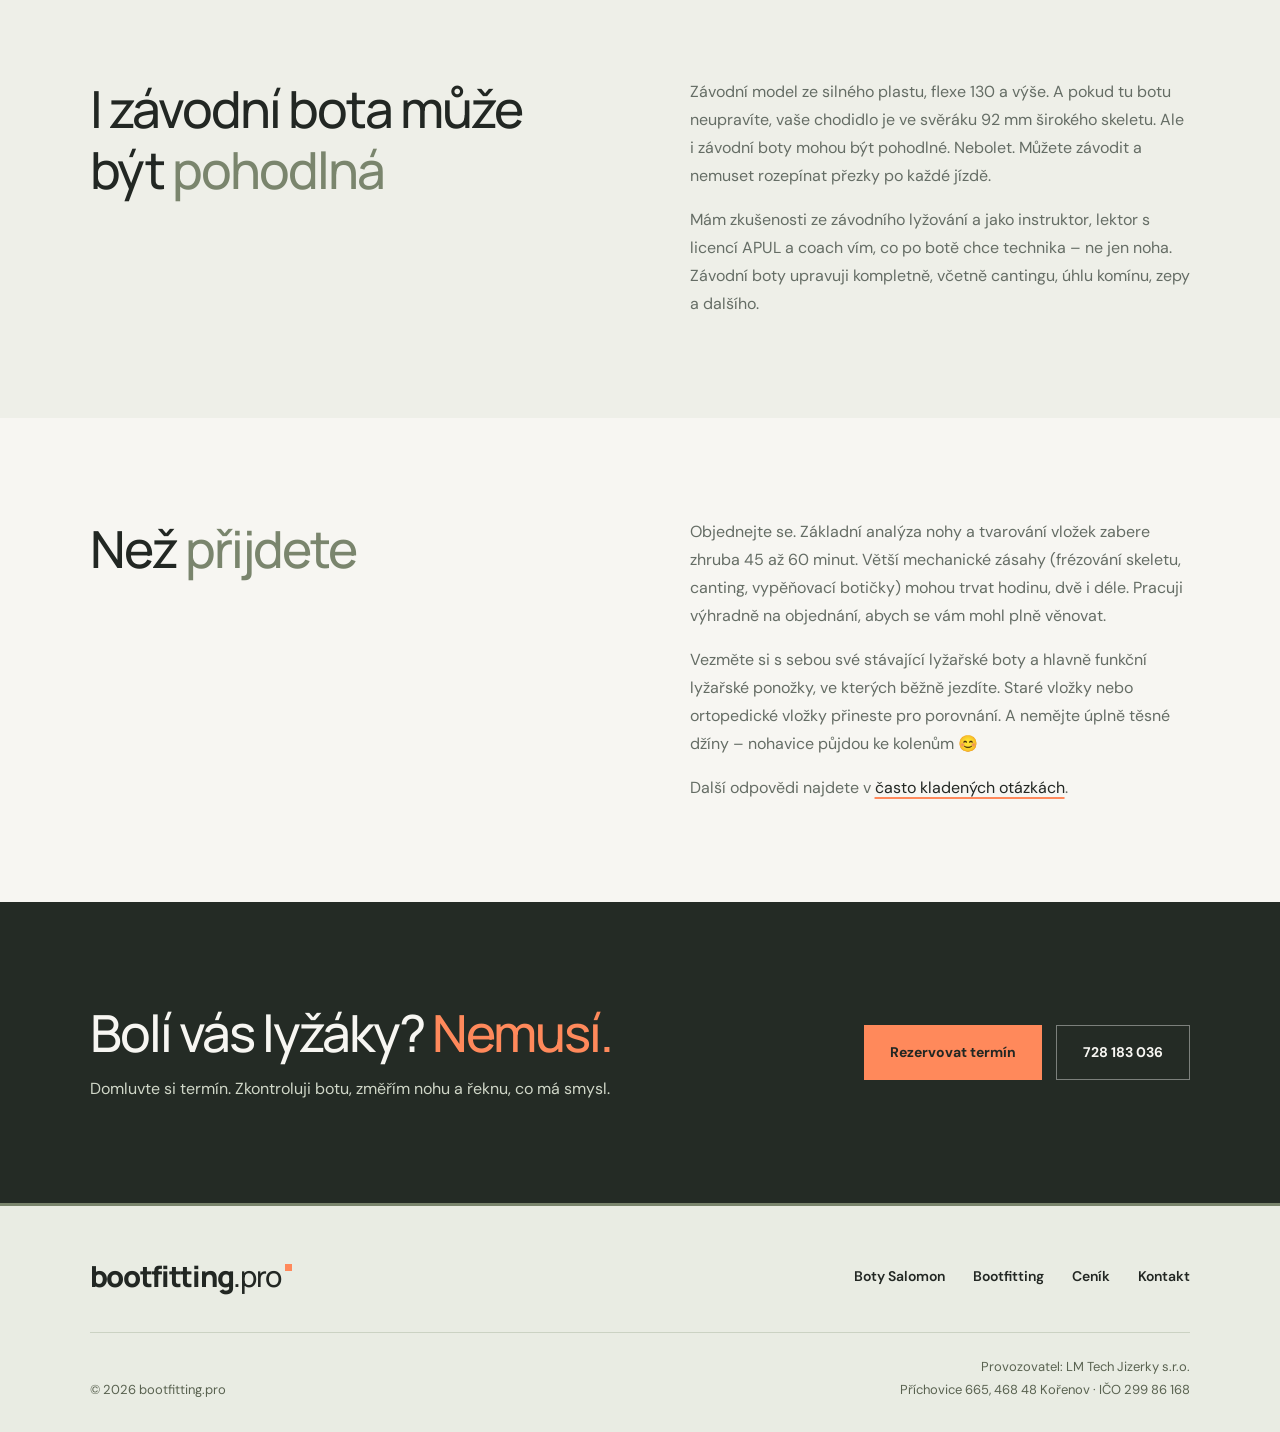
<file: bootfitting.html>
<!doctype html>
<html lang="cs">
<head>
  <meta charset="utf-8">
  <meta name="viewport" content="width=device-width, initial-scale=1">
  <title>Bootfitting — úpravy lyžařských bot a vložky na míru | bootfitting.pro</title>
  <meta name="description" content="Profesionální bootfitting v Jizerských horách: vložky Sidas na míru, vytlačování a frézování skeletu, canting, úprava komínu, tepelné tvarování botiček. Upravím i závodní boty.">
  <meta name="theme-color" content="#222824">
  <meta property="og:type" content="website">
  <meta property="og:title" content="Bootfitting — úpravy lyžařských bot a vložky na míru | bootfitting.pro">
  <meta property="og:description" content="Vložky na míru a úpravy skeletu i botičky. Lyžařská bota nesmí bolet.">
  <meta property="og:image" content="https://bootfitting.pro/assets/workshop.jpeg">
  <meta property="og:locale" content="cs_CZ">
  <link rel="icon" href="assets/favicon.svg" type="image/svg+xml">
  <link rel="stylesheet" href="styles.css?v=20261005-4">
  <script src="app.js?v=20261005-4" defer></script>
</head>
<body>
<a class="skip" href="#obsah">Přejít na obsah</a>
<header>
  <a class="logo" href="./" aria-label="bootfitting.pro – úvod">bootfitting<span>.pro</span><i></i></a>
  <button class="menu-toggle" aria-controls="navigation" aria-expanded="false" hidden>Menu</button>
  <nav id="navigation" aria-label="Hlavní navigace">
    <a href="boty-salomon.html">Boty Salomon</a><a href="bootfitting.html" aria-current="page">Bootfitting</a><a href="cenik.html">Ceník</a><a href="./#kontakt">Kontakt</a>
    <a class="nav-cta" href="./#kontakt">Rezervovat termín</a>
  </nav>
</header>
<main id="obsah">
<section class="page-hero" aria-labelledby="page-title">
  <p class="crumbs"><a href="./">Úvod</a> / Bootfitting</p>
  <h1 id="page-title">Boot<wbr><em>fitting</em></h1>
  <p class="page-intro">Bootfitting je vysoce odborná a specializovaná disciplína úpravy (nejenom) lyžařských bot. I když máte vybraný správný typ boty ve správné velikosti, je nepravděpodobné, že by vám bota dokonale seděla. A pokud máte pocit, že ano, pak je pravděpodobně moc velká.</p>
  <div class="button-group"><a class="button" href="./#kontakt">Rezervovat termín</a><a class="button button-ghost" href="cenik.html">Ceník úprav</a></div>
</section>
<section class="section about" id="cil" aria-labelledby="goal-title">
  <div><h2 id="goal-title">Bota má sednout jako <em>ulitá</em></h2><figure class="about-photo fixture"><img src="assets/photos/dilna-bota-v-pripravku.jpg" width="900" height="1200" loading="lazy" alt="Závodní lyžařská bota Salomon upnutá v přípravku na pracovním stole v dílně"></figure></div>
  <div class="about-content">
    <p class="lead">Mrznou vám v botech chodidla? Někdy stačí udělat vložku na míru.</p>
    <p>Pokud vás na sjezdovce trápí mravenčení, chlad, bolestivé otlačeniny nebo cítíte, že se vám zvedá pata a ztrácíte přesný přenos síly na hrany lyží, řešením je bootfitting.</p>
    <p>Lyžařská bota má sednout jako odlitek. Obepnout těsně celé chodidlo (i ze stran a seshora), aby každý sebemenší pohyb mohla bota okamžitě předat lyžím. To je výsledek dobrého bootfittingu.</p>
    <div class="fitting-included"><p>Botu vždy nejdřív zkontroluji na místě a řeknu vám na rovinu, jestli má úprava smysl a jestli to konstrukce skeletu umožňuje. Když ne, upřímně vám doporučím jinou botu – u nové máte základní úpravy v ceně.</p></div>
  </div>
</section>
<section class="section split alt" id="vlozky" aria-labelledby="insoles-title">
  <div class="split-head"><h2 id="insoles-title">Vložky <em>na míru</em></h2><figure class="about-photo"><img src="assets/photos/pec-a-vlozky-sidas.jpg" width="899" height="1200" loading="lazy" alt="Pec na tepelné tvarování botiček Salomon Custom Shell, vedle vložky a ponožky Sidas"></figure></div>
  <div class="split-body">
    <p>Základem správného postavení nohy v lyžácích je kvalitní vložka. Chodidlo totiž není statický kus kosti – při lyžování se neustále hýbe (přestože je na první pohled „zamknutá“ v botě), pruží a pracuje s rovnováhou. Správná vložka proto nesmí nohu zmrazit a tvrdě podepřít klenbu tak, že by chodidlo ztratilo svou přirozenou dynamiku. Musí mu naopak poskytnout přesnou a pružnou oporu, tam, kde je potřeba. Pracuji s prémiovou vakuovou technologií Sidas pro rychlé a precizní otisky.</p>
    <p>Hotové vložky (např. z řady Sidas 3Feet) lépe ukotví patu v botě a zlepší přenos sil na lyže. Ale stále je to univerzální produkt. Vložky tvarované na míru se detailně natvarují přesně podle anatomie vašeho chodidla, čímž dosáhneme maximálního možného přenosu síly a absolutního pohodlí. Jestli bude stačit hotová vložka, nebo budeme vyrábět vložku na míru, se dozvíme, až se na vaše chodidlo podíváme.</p>
    <p>Vložky z bot na běhání nebo ortopedické vložky do běžných bot bohužel použít nejdou – je to jiný materiál i velikost. Vezměte je ale s sebou pro porovnání.</p>
  </div>
</section>
<section class="section" id="upravy" aria-labelledby="adjust-title">
  <div class="section-top"><h2 id="adjust-title">Úprava skeletu a <em>botiček</em></h2><div><p class="lead">Vytahování plastu, vnitřní frézování skeletu a tepelné tvarování vnitřních botiček pro dokonalé obepnutí nohy bez tlakových bodů.</p><p class="muted">Poskytuji kompletní bootfitting dokonce i na závodní boty. Na vašich botách umím provést jakoukoli úpravu – od vytlačování, broušení a prodlužování přes canting a vytěsňování až po montáž lifterů nebo spoilerů. Můžeme měnit úhly komínu, měnit úhel zepy, frézovat podpatěnky, posunovat přezky. Případně celou botu změkčit.</p></div></div>
  <dl class="adjust-list"><div><dt>Vytlačování skeletu</dt><dd>Lokální roztažení plastu v místě otlaku – haluxy, kotníky, malíková hrana.</dd></div><div><dt>Broušení a frézování skeletu</dt><dd>Zvětšení vnitřního objemu odebráním materiálu zevnitř, bez narušení vnější struktury.</dd></div><div><dt>Prodloužení</dt><dd>Když je jedna noha delší – prodloužení prostoru pro prsty.</dd></div><div><dt>Canting</dt><dd>Úprava bočního náklonu boty, aby lyže stála na plocho.</dd></div><div><dt>Vytěsňování</dt><dd>Výlepy botičky speciálními pěnami – fixace paty, zmenšení objemu, ochrana otlaků.</dd></div><div><dt>Montáž lifterů</dt><dd>Podložky pod skelet pro změnu výšky a postoje.</dd></div><div><dt>Montáž spoilerů</dt><dd>Vložka za lýtko nebo před jazyk pro změnu úhlu komínu – předozadně.</dd></div><div><dt>Změna úhlu komínu – stranově (cuff alignment)</dt><dd>Natočení komínu podle osy holeně.</dd></div><div><dt>Změna úhlu zepy</dt><dd>Sklon vnitřní podrážky – úhel, pod kterým chodidlo ve skeletu stojí.</dd></div><div><dt>Frézování podpatěnek</dt><dd>Úprava prostoru pro patu, aby seděla pevně a nezvedala se.</dd></div><div><dt>Posun přezek</dt><dd>Přenýtování přezek pro správné dotažení na užší nebo silnější lýtko.</dd></div><div><dt>Tepelné tvarování botičky i skeletu</dt><dd>Vypékání v peci u bot, které to konstrukčně umožňují.</dd></div></dl>
  <div class="button-group"><a class="button" href="./#kontakt">Rezervovat termín</a><a class="button button-outline" href="cenik.html">Ceník služeb</a></div>
</section>
<section class="section split alt" id="zavodni" aria-labelledby="race-title">
  <div class="split-head"><h2 id="race-title">I závodní bota může být <em>pohodlná</em></h2></div>
  <div class="split-body">
    <p>Závodní model ze silného plastu, flexe 130 a výše. A pokud tu botu neupravíte, vaše chodidlo je ve svěráku 92 mm širokého skeletu. Ale i závodní boty mohou být pohodlné. Nebolet. Můžete závodit a nemuset rozepínat přezky po každé jízdě.</p>
    <p>Mám zkušenosti ze závodního lyžování a jako instruktor, lektor s licencí APUL a coach vím, co po botě chce technika – ne jen noha. Závodní boty upravuji kompletně, včetně cantingu, úhlu komínu, zepy a dalšího.</p>
  </div>
</section>
<section class="section split" id="prakticke" aria-labelledby="before-title">
  <div class="split-head"><h2 id="before-title">Než <em>přijdete</em></h2></div>
  <div class="split-body">
    <p>Objednejte se. Základní analýza nohy a tvarování vložek zabere zhruba 45 až 60 minut. Větší mechanické zásahy (frézování skeletu, canting, vypěňovací botičky) mohou trvat hodinu, dvě i déle. Pracuji výhradně na objednání, abych se vám mohl plně věnovat.</p>
    <p>Vezměte si s sebou své stávající lyžařské boty a hlavně funkční lyžařské ponožky, ve kterých běžně jezdíte. Staré vložky nebo ortopedické vložky přineste pro porovnání. A nemějte úplně těsné džíny – nohavice půjdou ke kolenům 😊</p>
    <p>Další odpovědi najdete v <a class="text-link" href="./#faq">často kladených otázkách</a>.</p>
  </div>
</section>
<section class="section cta-band" aria-labelledby="cta-title">
  <div><h2 id="cta-title">Bolí vás lyžáky? <em>Nemusí.</em></h2><p>Domluvte si termín. Zkontroluji botu, změřím nohu a řeknu, co má smysl.</p></div>
  <div class="button-group"><a class="button" href="./#kontakt">Rezervovat termín</a><a class="button button-ghost" href="tel:+420728183036">728 183 036</a></div>
</section>
</main>
<footer class="site-footer">
  <div class="footer-main">
    <a class="logo" href="./" aria-label="bootfitting.pro – úvod">bootfitting<span>.pro</span><i></i></a>
    <nav class="footer-nav" aria-label="Navigace v patičce"><a href="boty-salomon.html">Boty Salomon</a><a href="bootfitting.html">Bootfitting</a><a href="cenik.html">Ceník</a><a href="./#kontakt">Kontakt</a></nav>
  </div>
  <div class="footer-bottom"><p>© 2026 bootfitting.pro</p><div class="footer-business"><p>Provozovatel: LM Tech Jizerky s.r.o.</p><p>Příchovice 665, 468 48 Kořenov · IČO 299 86 168</p></div></div>
</footer>
</body>
</html>
</file>
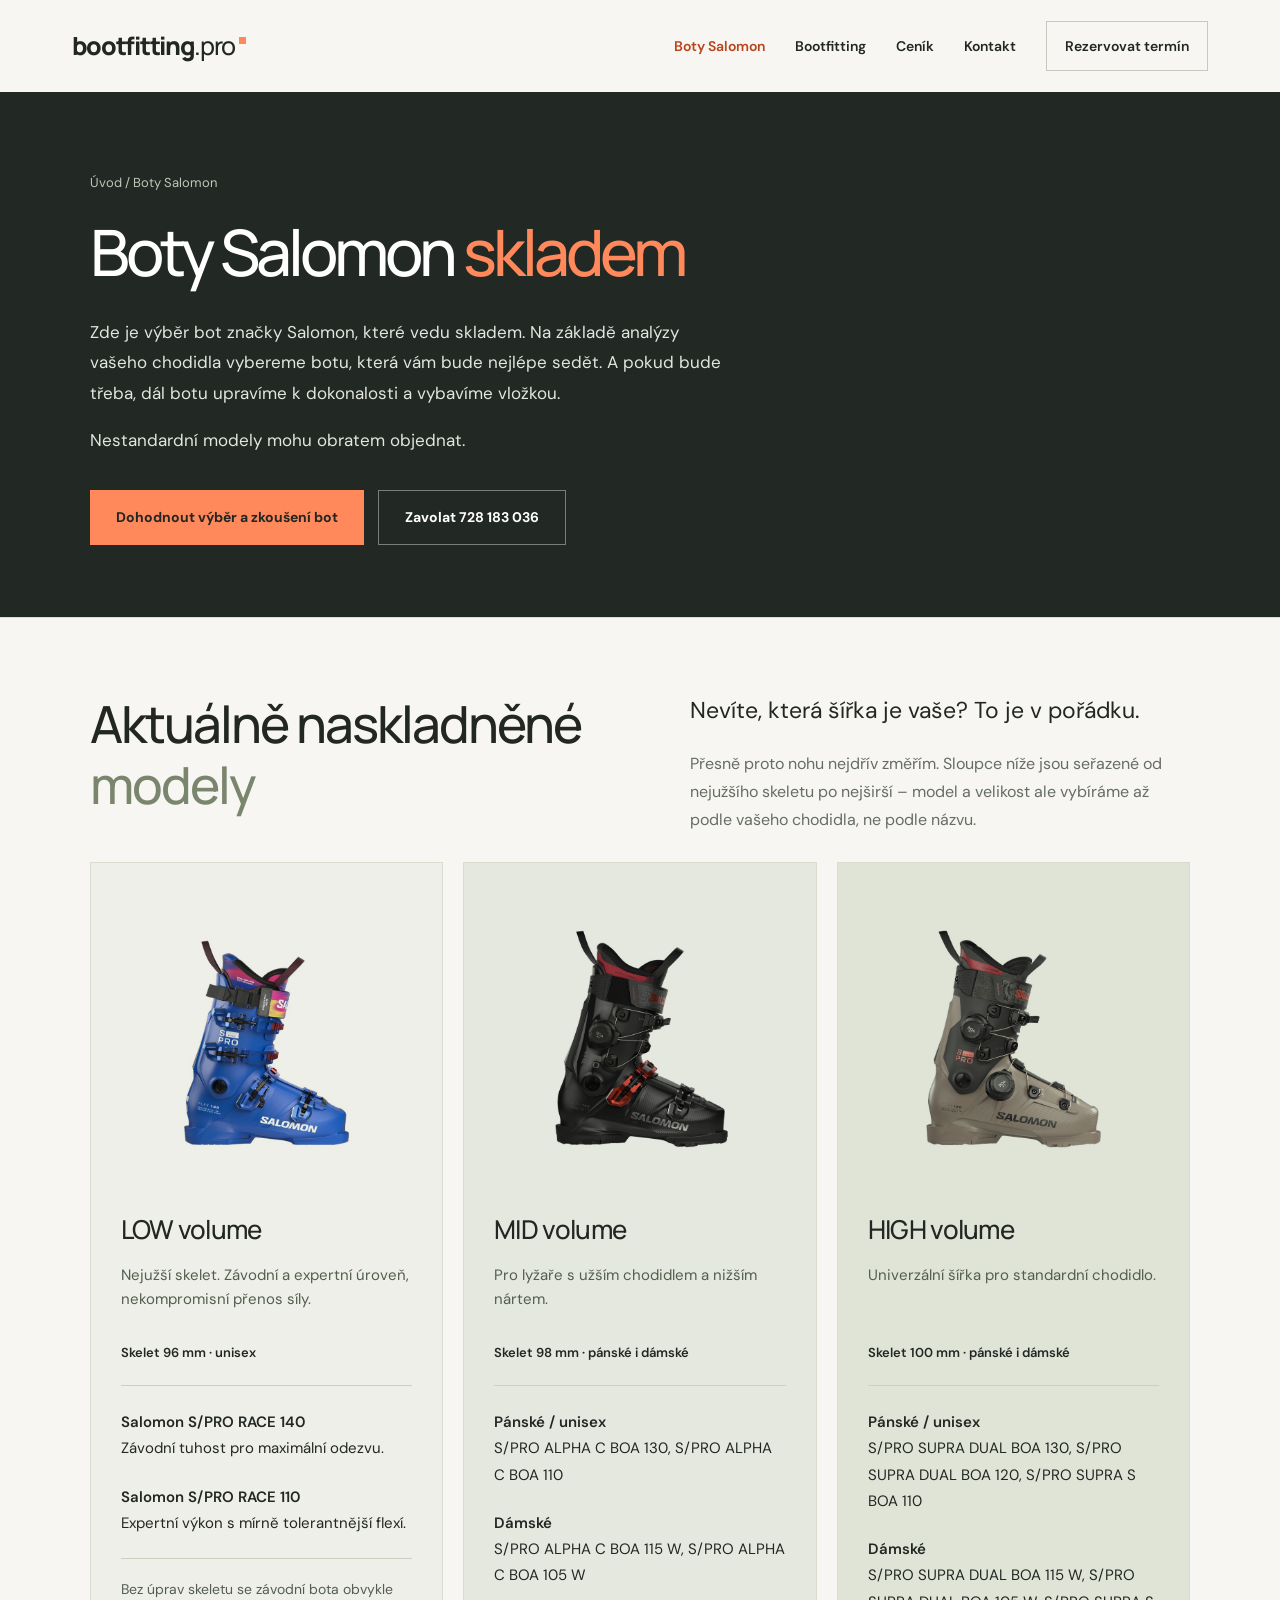
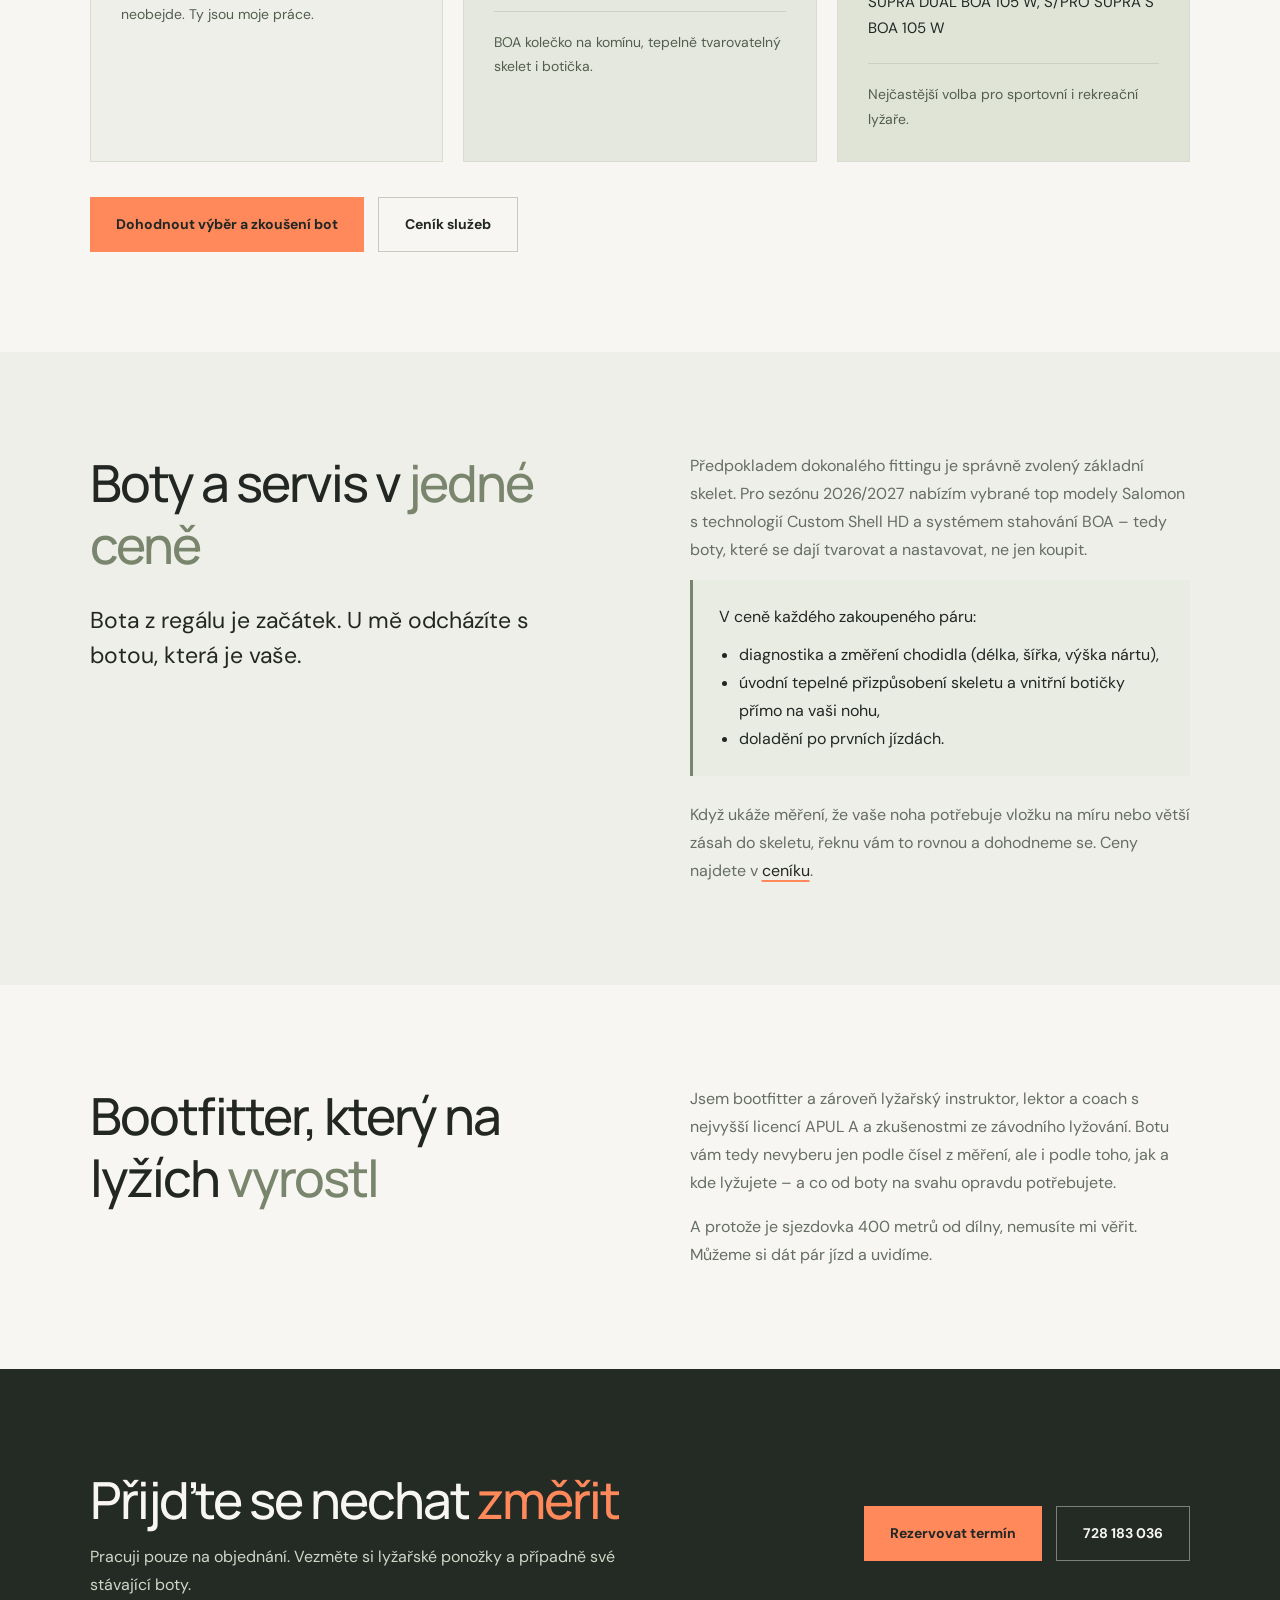
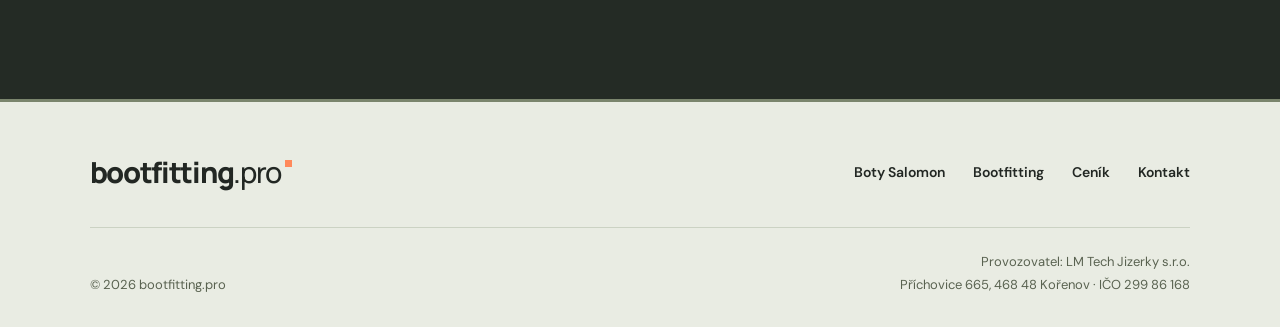
<file: boty-salomon.html>
<!doctype html>
<html lang="cs">
<head>
  <meta charset="utf-8">
  <meta name="viewport" content="width=device-width, initial-scale=1">
  <title>Boty Salomon skladem — bootfitting.pro, Jizerské hory</title>
  <meta name="description" content="Lyžařské boty Salomon S/PRO Race, Alpha a Supra skladem v Příchovicích. Botu vybereme podle změřeného chodidla, základní úpravy jsou v ceně a otestujeme ji na sjezdovce 400 m od dílny.">
  <meta name="theme-color" content="#222824">
  <meta property="og:type" content="website">
  <meta property="og:title" content="Boty Salomon skladem — bootfitting.pro, Jizerské hory">
  <meta property="og:description" content="Vybereme botu podle změřeného chodidla, upravíme ji v ceně a otestujeme na sjezdovce 400 m od dílny.">
  <meta property="og:image" content="https://bootfitting.pro/assets/workshop.jpeg">
  <meta property="og:locale" content="cs_CZ">
  <link rel="icon" href="assets/favicon.svg" type="image/svg+xml">
  <link rel="stylesheet" href="styles.css?v=20261005-4">
  <script src="app.js?v=20261005-4" defer></script>
</head>
<body>
<a class="skip" href="#obsah">Přejít na obsah</a>
<header>
  <a class="logo" href="./" aria-label="bootfitting.pro – úvod">bootfitting<span>.pro</span><i></i></a>
  <button class="menu-toggle" aria-controls="navigation" aria-expanded="false" hidden>Menu</button>
  <nav id="navigation" aria-label="Hlavní navigace">
    <a href="boty-salomon.html" aria-current="page">Boty Salomon</a><a href="bootfitting.html">Bootfitting</a><a href="cenik.html">Ceník</a><a href="./#kontakt">Kontakt</a>
    <a class="nav-cta" href="./#kontakt">Rezervovat termín</a>
  </nav>
</header>
<main id="obsah">
<section class="page-hero" aria-labelledby="page-title">
  <p class="crumbs"><a href="./">Úvod</a> / Boty Salomon</p>
  <h1 id="page-title">Boty Salomon <em>skladem</em></h1>
  <p class="page-intro">Zde je výběr bot značky Salomon, které vedu skladem. Na základě analýzy vašeho chodidla vybereme botu, která vám bude nejlépe sedět. A pokud bude třeba, dál botu upravíme k dokonalosti a vybavíme vložkou.</p><p class="page-intro">Nestandardní modely mohu obratem objednat.</p>
  <div class="button-group"><a class="button" href="./#kontakt">Dohodnout výběr a zkoušení bot</a><a class="button button-ghost" href="tel:+420728183036">Zavolat 728 183 036</a></div>
</section>
<section class="section salomon" id="modely" aria-labelledby="models-title">
  <div class="section-top"><h2 id="models-title">Aktuálně naskladněné <em>modely</em></h2><div><p class="lead">Nevíte, která šířka je vaše? To je v pořádku.</p><p class="muted">Přesně proto nohu nejdřív změřím. Sloupce níže jsou seřazené od nejužšího skeletu po nejširší – model a velikost ale vybíráme až podle vašeho chodidla, ne podle názvu.</p></div></div>
  <div class="models">
    <article><figure class="model-photo"><img src="assets/photos/salomon-spro-race-140.jpg" width="725" height="900" loading="lazy" alt="Lyžařská bota Salomon S/PRO Race 140"></figure><h3>LOW volume</h3><p class="model-description">Nejužší skelet. Závodní a expertní úroveň, nekompromisní přenos síly.</p><p class="model-meta">Skelet 96 mm · unisex</p><ul><li><strong>Salomon S/PRO RACE 140</strong> Závodní tuhost pro maximální odezvu.</li><li><strong>Salomon S/PRO RACE 110</strong> Expertní výkon s mírně tolerantnější flexí.</li></ul><p class="model-note">Bez úprav skeletu se závodní bota obvykle neobejde. Ty jsou moje práce.</p></article>
    <article><figure class="model-photo"><img src="assets/photos/salomon-spro-alpha.jpg" width="725" height="900" loading="lazy" alt="Lyžařská bota Salomon S/PRO Alpha s utahováním BOA"></figure><h3>MID volume</h3><p class="model-description">Pro lyžaře s užším chodidlem a nižším nártem.</p><p class="model-meta">Skelet 98 mm · pánské i dámské</p><ul><li><strong>Pánské / unisex</strong> S/PRO ALPHA C BOA 130, S/PRO ALPHA C BOA 110</li><li><strong>Dámské</strong> S/PRO ALPHA C BOA 115 W, S/PRO ALPHA C BOA 105 W</li></ul><p class="model-note">BOA kolečko na komínu, tepelně tvarovatelný skelet i botička.</p></article>
    <article><figure class="model-photo"><img src="assets/photos/salomon-spro-supra-dual-boa-bezova.jpg" width="725" height="900" loading="lazy" alt="Lyžařská bota Salomon S/PRO Supra Dual BOA"></figure><h3>HIGH volume</h3><p class="model-description">Univerzální šířka pro standardní chodidlo.</p><p class="model-meta">Skelet 100 mm · pánské i dámské</p><ul><li><strong>Pánské / unisex</strong> S/PRO SUPRA DUAL BOA 130, S/PRO SUPRA DUAL BOA 120, S/PRO SUPRA S BOA 110</li><li><strong>Dámské</strong> S/PRO SUPRA DUAL BOA 115 W, S/PRO SUPRA DUAL BOA 105 W, S/PRO SUPRA S BOA 105 W</li></ul><p class="model-note">Nejčastější volba pro sportovní i rekreační lyžaře.</p></article>
  </div>
  <div class="button-group"><a class="button" href="./#kontakt">Dohodnout výběr a zkoušení bot</a><a class="button button-outline" href="cenik.html">Ceník služeb</a></div>
</section>
<section class="section split alt" id="v-cene" aria-labelledby="included-title">
  <div class="split-head"><h2 id="included-title">Boty a servis v <em>jedné ceně</em></h2><p class="lead">Bota z regálu je začátek. U mě odcházíte s botou, která je vaše.</p></div>
  <div class="split-body">
    <p>Předpokladem dokonalého fittingu je správně zvolený základní skelet. Pro sezónu 2026/2027 nabízím vybrané top modely Salomon s technologií Custom Shell HD a systémem stahování BOA – tedy boty, které se dají tvarovat a nastavovat, ne jen koupit.</p>
    <div class="fitting-included"><p>V ceně každého zakoupeného páru:</p><ul><li>diagnostika a změření chodidla (délka, šířka, výška nártu),</li><li>úvodní tepelné přizpůsobení skeletu a vnitřní botičky přímo na vaši nohu,</li><li>doladění po prvních jízdách.</li></ul></div>
    <p>Když ukáže měření, že vaše noha potřebuje vložku na míru nebo větší zásah do skeletu, řeknu vám to rovnou a dohodneme se. Ceny najdete v <a class="text-link" href="cenik.html">ceníku</a>.</p>
  </div>
</section>
<section class="section split" id="proc" aria-labelledby="fitter-title">
  <div class="split-head"><h2 id="fitter-title">Bootfitter, který na lyžích <em>vyrostl</em></h2></div>
  <div class="split-body">
    <p>Jsem bootfitter a zároveň lyžařský instruktor, lektor a coach s nejvyšší licencí APUL A a zkušenostmi ze závodního lyžování. Botu vám tedy nevyberu jen podle čísel z měření, ale i podle toho, jak a kde lyžujete – a co od boty na svahu opravdu potřebujete.</p>
    <p>A protože je sjezdovka 400 metrů od dílny, nemusíte mi věřit. Můžeme si dát pár jízd a uvidíme.</p>
  </div>
</section>
<section class="section cta-band" aria-labelledby="cta-title">
  <div><h2 id="cta-title">Přijďte se nechat <em>změřit</em></h2><p>Pracuji pouze na objednání. Vezměte si lyžařské ponožky a případně své stávající boty.</p></div>
  <div class="button-group"><a class="button" href="./#kontakt">Rezervovat termín</a><a class="button button-ghost" href="tel:+420728183036">728 183 036</a></div>
</section>
</main>
<footer class="site-footer">
  <div class="footer-main">
    <a class="logo" href="./" aria-label="bootfitting.pro – úvod">bootfitting<span>.pro</span><i></i></a>
    <nav class="footer-nav" aria-label="Navigace v patičce"><a href="boty-salomon.html">Boty Salomon</a><a href="bootfitting.html">Bootfitting</a><a href="cenik.html">Ceník</a><a href="./#kontakt">Kontakt</a></nav>
  </div>
  <div class="footer-bottom"><p>© 2026 bootfitting.pro</p><div class="footer-business"><p>Provozovatel: LM Tech Jizerky s.r.o.</p><p>Příchovice 665, 468 48 Kořenov · IČO 299 86 168</p></div></div>
</footer>
</body>
</html>
</file>
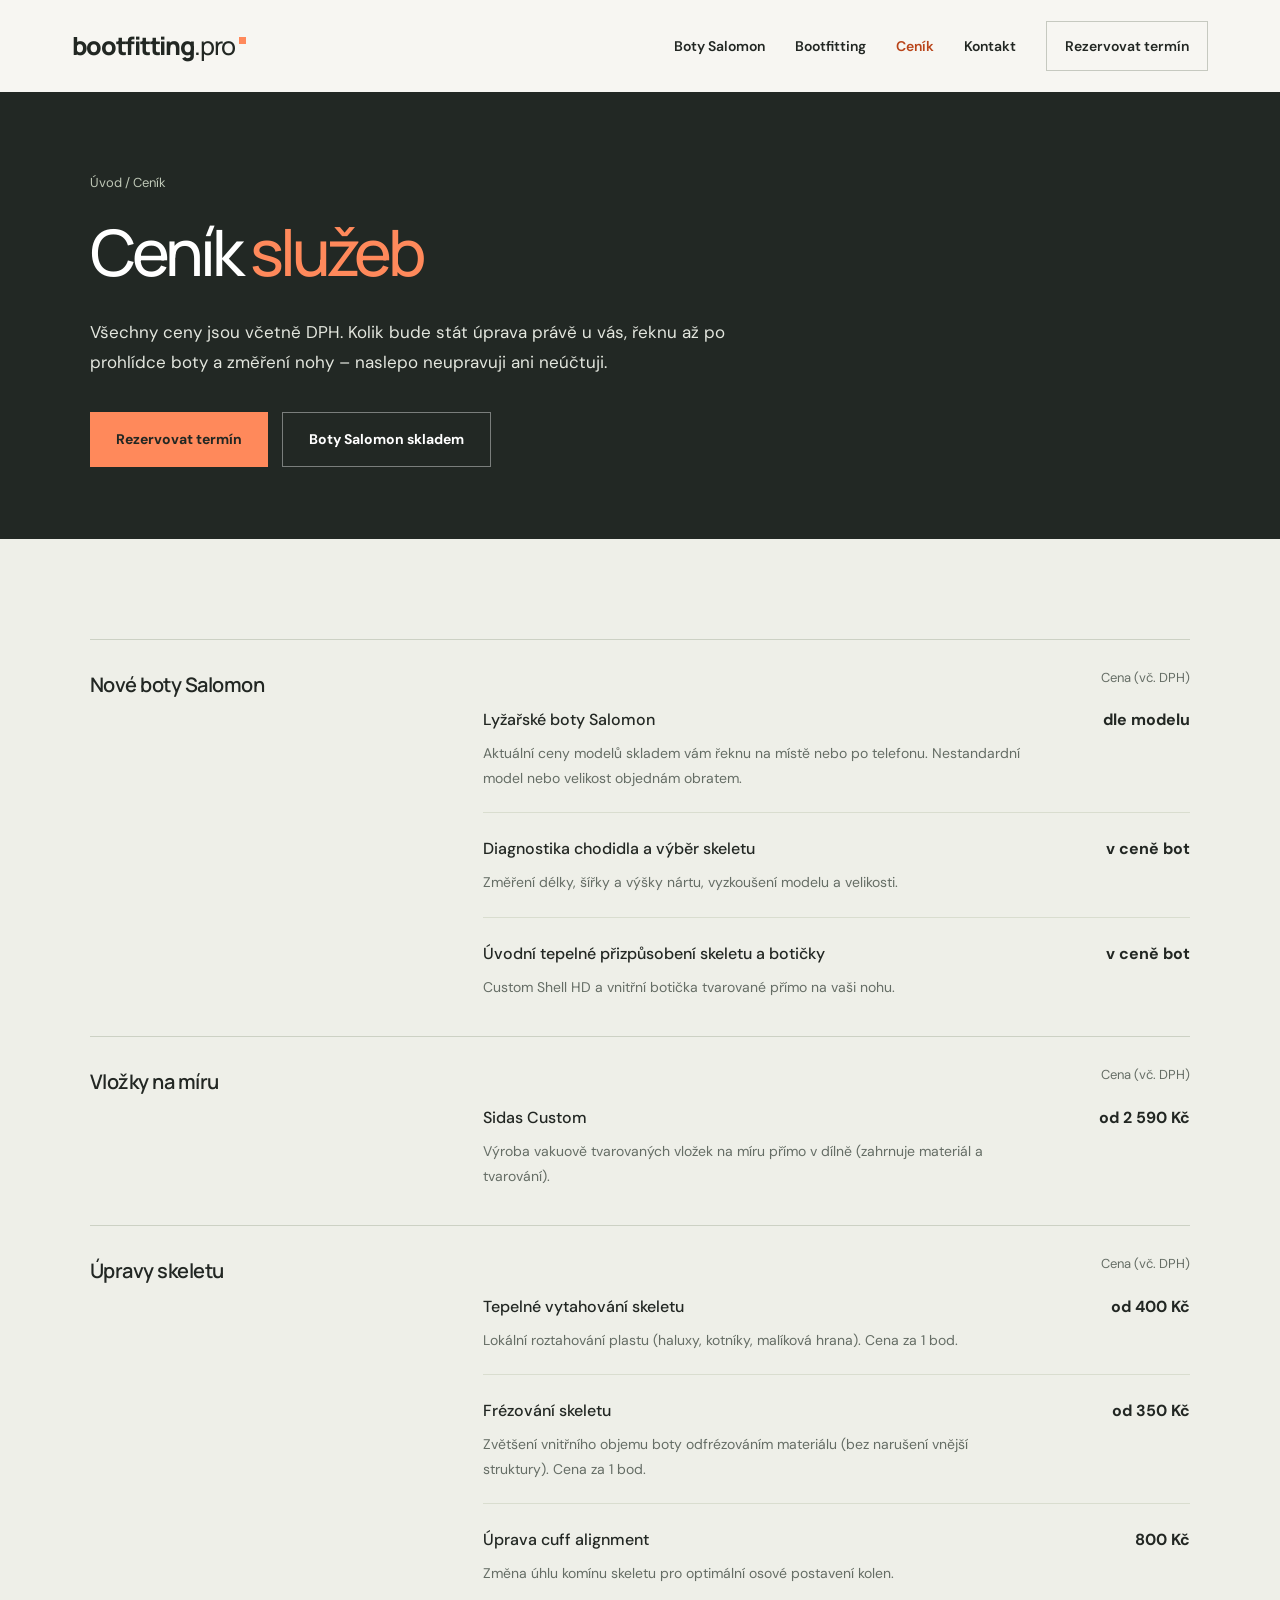
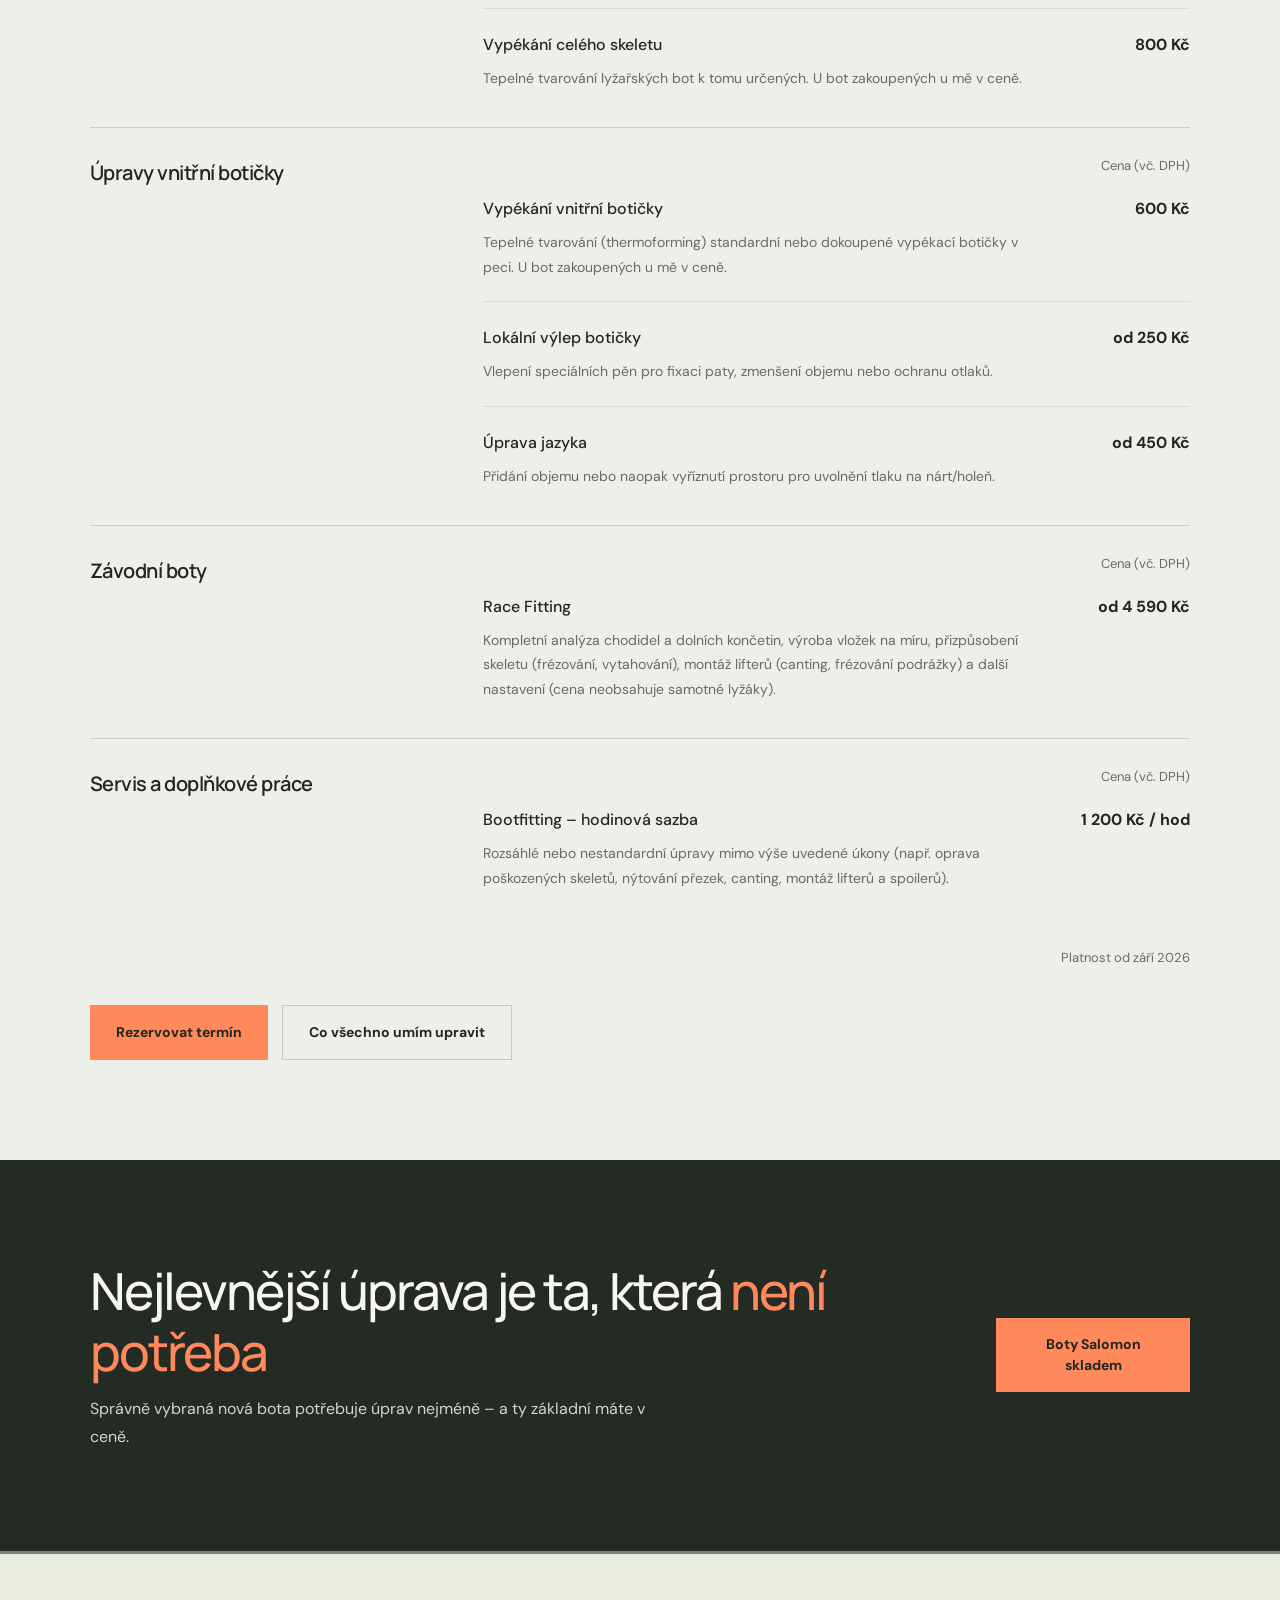
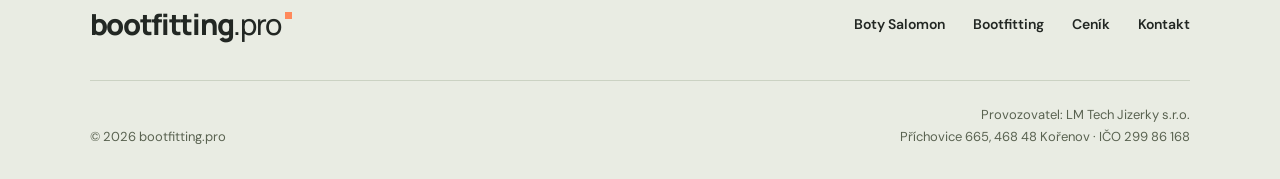
<file: cenik.html>
<!doctype html>
<html lang="cs">
<head>
  <meta charset="utf-8">
  <meta name="viewport" content="width=device-width, initial-scale=1">
  <title>Ceník — bootfitting, vložky na míru, úpravy skeletu | bootfitting.pro</title>
  <meta name="description" content="Ceník bootfittingu v Jizerských horách: vložky Sidas na míru, vytahování a frézování skeletu, cuff alignment, vypékání botiček, Race Fitting. U nových bot Salomon jsou základní úpravy v ceně.">
  <meta name="theme-color" content="#222824">
  <meta property="og:type" content="website">
  <meta property="og:title" content="Ceník — bootfitting, vložky na míru, úpravy skeletu | bootfitting.pro">
  <meta property="og:description" content="Ceny vložek na míru a úprav lyžařských bot. Platnost od září 2026.">
  <meta property="og:image" content="https://bootfitting.pro/assets/workshop.jpeg">
  <meta property="og:locale" content="cs_CZ">
  <link rel="icon" href="assets/favicon.svg" type="image/svg+xml">
  <link rel="stylesheet" href="styles.css?v=20261005-4">
  <script src="app.js?v=20261005-4" defer></script>
</head>
<body>
<a class="skip" href="#obsah">Přejít na obsah</a>
<header>
  <a class="logo" href="./" aria-label="bootfitting.pro – úvod">bootfitting<span>.pro</span><i></i></a>
  <button class="menu-toggle" aria-controls="navigation" aria-expanded="false" hidden>Menu</button>
  <nav id="navigation" aria-label="Hlavní navigace">
    <a href="boty-salomon.html">Boty Salomon</a><a href="bootfitting.html">Bootfitting</a><a href="cenik.html" aria-current="page">Ceník</a><a href="./#kontakt">Kontakt</a>
    <a class="nav-cta" href="./#kontakt">Rezervovat termín</a>
  </nav>
</header>
<main id="obsah">
<section class="page-hero" aria-labelledby="page-title">
  <p class="crumbs"><a href="./">Úvod</a> / Ceník</p>
  <h1 id="page-title">Ceník <em>služeb</em></h1>
  <p class="page-intro">Všechny ceny jsou včetně DPH. Kolik bude stát úprava právě u vás, řeknu až po prohlídce boty a změření nohy – naslepo neupravuji ani neúčtuji.</p>
  <div class="button-group"><a class="button" href="./#kontakt">Rezervovat termín</a><a class="button button-ghost" href="boty-salomon.html">Boty Salomon skladem</a></div>
</section>
<section class="section pricing" id="cenik" aria-label="Ceník služeb">
  <div class="price-group"><div><h3>Nové boty Salomon</h3></div><div><p class="price-label">Cena (vč. DPH)</p><dl><div><dt>Lyžařské boty Salomon<small>Aktuální ceny modelů skladem vám řeknu na místě nebo po telefonu. Nestandardní model nebo velikost objednám obratem.</small></dt><dd>dle modelu</dd></div><div><dt>Diagnostika chodidla a výběr skeletu<small>Změření délky, šířky a výšky nártu, vyzkoušení modelu a velikosti.</small></dt><dd>v ceně bot</dd></div><div><dt>Úvodní tepelné přizpůsobení skeletu a botičky<small>Custom Shell HD a vnitřní botička tvarované přímo na vaši nohu.</small></dt><dd>v ceně bot</dd></div></dl></div></div>
  <div class="price-group"><div><h3>Vložky na míru</h3></div><div><p class="price-label">Cena (vč. DPH)</p><dl><div><dt>Sidas Custom<small>Výroba vakuově tvarovaných vložek na míru přímo v dílně (zahrnuje materiál a tvarování).</small></dt><dd>od 2 590 Kč</dd></div></dl></div></div>
  <div class="price-group"><div><h3>Úpravy skeletu</h3></div><div><p class="price-label">Cena (vč. DPH)</p><dl><div><dt>Tepelné vytahování skeletu<small>Lokální roztahování plastu (haluxy, kotníky, malíková hrana). Cena za 1 bod.</small></dt><dd>od 400 Kč</dd></div><div><dt>Frézování skeletu<small>Zvětšení vnitřního objemu boty odfrézováním materiálu (bez narušení vnější struktury). Cena za 1 bod.</small></dt><dd>od 350 Kč</dd></div><div><dt>Úprava cuff alignment<small>Změna úhlu komínu skeletu pro optimální osové postavení kolen.</small></dt><dd>800 Kč</dd></div><div><dt>Vypékání celého skeletu<small>Tepelné tvarování lyžařských bot k tomu určených. U bot zakoupených u mě v ceně.</small></dt><dd>800 Kč</dd></div></dl></div></div>
  <div class="price-group"><div><h3>Úpravy vnitřní botičky</h3></div><div><p class="price-label">Cena (vč. DPH)</p><dl><div><dt>Vypékání vnitřní botičky<small>Tepelné tvarování (thermoforming) standardní nebo dokoupené vypékací botičky v peci. U bot zakoupených u mě v ceně.</small></dt><dd>600 Kč</dd></div><div><dt>Lokální výlep botičky<small>Vlepení speciálních pěn pro fixaci paty, zmenšení objemu nebo ochranu otlaků.</small></dt><dd>od 250 Kč</dd></div><div><dt>Úprava jazyka<small>Přidání objemu nebo naopak vyříznutí prostoru pro uvolnění tlaku na nárt/holeň.</small></dt><dd>od 450 Kč</dd></div></dl></div></div>
  <div class="price-group"><div><h3>Závodní boty</h3></div><div><p class="price-label">Cena (vč. DPH)</p><dl><div><dt>Race Fitting<small>Kompletní analýza chodidel a dolních končetin, výroba vložek na míru, přizpůsobení skeletu (frézování, vytahování), montáž lifterů (canting, frézování podrážky) a další nastavení (cena neobsahuje samotné lyžáky).</small></dt><dd>od 4 590 Kč</dd></div></dl></div></div>
  <div class="price-group"><div><h3>Servis a doplňkové práce</h3></div><div><p class="price-label">Cena (vč. DPH)</p><dl><div><dt>Bootfitting – hodinová sazba<small>Rozsáhlé nebo nestandardní úpravy mimo výše uvedené úkony (např. oprava poškozených skeletů, nýtování přezek, canting, montáž lifterů a spoilerů).</small></dt><dd>1 200 Kč / hod</dd></div></dl></div></div>
  <p class="pricing-validity">Platnost od září 2026</p>
  <div class="button-group"><a class="button" href="./#kontakt">Rezervovat termín</a><a class="button button-outline" href="bootfitting.html#upravy">Co všechno umím upravit</a></div>
</section>
<section class="section cta-band" aria-labelledby="cta-title">
  <div><h2 id="cta-title">Nejlevnější úprava je ta, která <em>není potřeba</em></h2><p>Správně vybraná nová bota potřebuje úprav nejméně – a ty základní máte v ceně.</p></div>
  <div class="button-group"><a class="button" href="boty-salomon.html">Boty Salomon skladem</a></div>
</section>
</main>
<footer class="site-footer">
  <div class="footer-main">
    <a class="logo" href="./" aria-label="bootfitting.pro – úvod">bootfitting<span>.pro</span><i></i></a>
    <nav class="footer-nav" aria-label="Navigace v patičce"><a href="boty-salomon.html">Boty Salomon</a><a href="bootfitting.html">Bootfitting</a><a href="cenik.html">Ceník</a><a href="./#kontakt">Kontakt</a></nav>
  </div>
  <div class="footer-bottom"><p>© 2026 bootfitting.pro</p><div class="footer-business"><p>Provozovatel: LM Tech Jizerky s.r.o.</p><p>Příchovice 665, 468 48 Kořenov · IČO 299 86 168</p></div></div>
</footer>
</body>
</html>
</file>
<file: styles.css>
@import url('https://fonts.googleapis.com/css2?family=DM+Sans:wght@400;500;600;700&family=Manrope:wght@400;500;600;700;800&display=swap');

:root { --ink:#222723; --paper:#f7f6f2; --orange:#ff895b; --muted:#656d65; --line:#dcded6; }
* { box-sizing:border-box; }
html { scroll-behavior:smooth; scroll-padding-top:116px; }
body { margin:0; background:var(--paper); color:var(--ink); font-family:'DM Sans',sans-serif; font-size:16px; line-height:1.75; }
a { color:inherit; text-decoration:none; }
button,input,textarea { font:inherit; }
button { cursor:pointer; }
a,button { -webkit-tap-highlight-color:transparent; }
a:focus-visible,button:focus-visible { outline:3px solid var(--orange); outline-offset:5px; }
[hidden] { display:none!important; }
.skip { position:fixed; top:-80px; left:20px; background:white; padding:12px; z-index:100; }
.skip:focus { top:10px; }
header { min-height:92px; padding:0 5.6%; display:flex; align-items:center; justify-content:space-between; gap:30px; position:sticky; top:0; z-index:20; background:var(--paper); transition:background .2s,box-shadow .2s; }
.logo { font-family:Manrope,sans-serif; font-weight:800; letter-spacing:-1.3px; font-size:25px; display:inline-flex; align-items:center; white-space:nowrap; }
.logo span { font-weight:500; }
.logo i { width:7px; height:7px; background:var(--orange); margin-left:4px; align-self:flex-start; margin-top:13px; }
nav { display:flex; align-items:center; gap:30px; font-size:14px; font-weight:600; }
nav a:hover { color:#b94419; }
.nav-cta { border:1px solid #c6c9c0; padding:12px 18px; white-space:nowrap; }
.menu-toggle { display:none; }
h1,h2,h3,p { margin-top:0; }
h1,h2,h3 { font-family:Manrope,sans-serif; }
h1 { font-size:clamp(52px,5.8vw,87px); line-height:1.09; letter-spacing:-4px; font-weight:500; margin-bottom:30px; }
em { font-style:normal; color:var(--orange); }
.hero { background:#222824; color:white; min-height:740px; position:relative; overflow:hidden; isolation:isolate; display:flex; align-items:center; padding:90px 7%; }
.hero-photo { position:absolute; top:0; right:0; width:58%; height:100%; object-fit:cover; object-position:center 53%; z-index:-2; }
.hero::after { content:''; position:absolute; inset:0; z-index:-1; background:linear-gradient(90deg,#222824 0%,#222824 35%,#222824e8 44%,#22282466 62%,#2228240d 85%); }
.hero-content { width:55%; max-width:700px; }
.hero-copy { max-width:510px; color:#e3e6de; font-size:17px; line-height:1.8; margin-bottom:34px; }
.button { display:inline-flex; justify-content:center; align-items:center; background:var(--orange); padding:16px 26px; color:var(--ink); font-weight:700; font-size:14px; border:0; text-align:center; line-height:1.5; min-height:54px; transition:background .2s; }
.button:hover { background:#ffa47c; }
.section { padding:100px 7%; }
h2 { font-size:clamp(36px,4vw,56px); line-height:1.2; font-weight:500; letter-spacing:-2px; margin-bottom:28px; }
h2 em { color:#7a856d; }
.about { display:grid; grid-template-columns:1fr 1fr; gap:9%; }
.about h2 { max-width:490px; }
.about-content { color:var(--muted); }
.lead { font-size:23px; line-height:1.5; color:var(--ink); }
.service { padding:25px 0; border-bottom:1px solid var(--line); }
.service h3 { font-size:20px; font-weight:600; letter-spacing:-.4px; margin-bottom:12px; color:var(--ink); }
.service p { margin:0; }
.photo-placeholders { display:grid; grid-template-columns:1fr 1fr; gap:16px; margin-top:32px; }
.photo-placeholders>div { min-height:140px; border:1px dashed #b7bfad; background:#e9ece3; }
.salomon { padding-top:75px; border-top:1px solid var(--line); }
.section-top { display:grid; grid-template-columns:1fr 1fr; align-items:start; gap:9%; margin-bottom:28px; }
.section-top h2 { margin:0; }
.section-top>.lead { padding-top:8px; max-width:430px; }
 .sales-intro { display:grid; grid-template-columns:1fr 1fr; gap:9%; padding-bottom:40px; border-bottom:1px solid var(--line); }
.sales-heading h2 { max-width:520px; margin-bottom:25px; }
.sales-heading .lead { max-width:430px; margin:0; }
.sales-details { color:var(--muted); padding-top:7px; }
.sales-details>p { margin-bottom:25px; }
.fitting-included { padding:23px 26px; background:#e9ece3; border-left:3px solid #7a856d; color:var(--ink); }
.fitting-included p { margin:0; }
.stock-heading { margin:38px 0 22px; font-weight:600; }
.models { display:grid; grid-template-columns:repeat(3,1fr); gap:20px; margin-bottom:35px; }
.models article { border:1px solid #d8ddd0; padding:30px; background:#eeefe8; }
.models article:nth-child(2) { background:#e5e8de; }
.models article:nth-child(3) { background:#dfe4d7; }
.models h3 { font-size:26px; line-height:1.25; letter-spacing:-.7px; font-weight:500; margin-bottom:18px; }
.model-description { color:#535e4e; font-size:15px; line-height:1.6; min-height:72px; }
.models ul { padding:23px 0 0; margin:0; list-style:none; border-top:1px solid #cbd1c1; font-size:15px; }
.models li { margin:0 0 22px; }
.models li:last-child { margin-bottom:0; }
.models strong { display:block; font-weight:600; }
.pricing { background:#eeefe8; }
.pricing-validity { margin:20px 0 0; text-align:right; font-size:13px; color:var(--muted); }
.price-group { display:grid; grid-template-columns:1fr 2fr; border-top:1px solid #ccd1c4; padding:27px 0 15px; gap:40px; }
.price-group h3 { font-size:20px; font-weight:600; letter-spacing:-.5px; }
.price-label { text-align:right; color:var(--muted); font-size:13px; margin-bottom:17px; }
.price-group dl { margin:0; }
.price-group dl>div { display:flex; justify-content:space-between; gap:28px; border-bottom:1px solid #d9ddcf; padding:0 0 22px; margin-bottom:22px; }
.price-group dl>div:last-child { border-bottom:0; margin-bottom:0; }
.price-group dt { font-size:16px; font-weight:500; }
.price-group small { display:block; font-size:14px; color:var(--muted); font-weight:400; margin-top:7px; max-width:540px; }
.price-group dd { font-size:16px; white-space:nowrap; margin:0; font-weight:700; }
.contact { background:#242b25; color:#f7f6f2; display:grid; grid-template-columns:1fr 1fr; column-gap:9%; row-gap:52px; }
.contact h2 { font-size:60px; max-width:400px; }
.contact h2 em { color:var(--orange); }
.contact-copy { max-width:540px; color:#d0d7c8; font-size:16px; margin-bottom:0; }
.contact-details { font-style:normal; padding-top:8px; }
.contact-details>div { border-bottom:1px solid #505849; padding:0 0 22px; margin-bottom:22px; }
.contact-details>div:last-child { margin:0; }
.contact-details span { display:block; color:#bfc8b7; font-size:14px; margin-bottom:8px; }
.contact-details a { display:inline-block; font-size:21px; line-height:1.6; overflow-wrap:anywhere; }
.contact-details a:hover { color:var(--orange); }
.contact-details .phone { font-family:Manrope,sans-serif; font-size:clamp(27px,2.7vw,39px); color:var(--orange); letter-spacing:-1px; }
.form-title { font-size:25px; font-weight:500; letter-spacing:-.6px; margin:0 0 26px; }
form { grid-column:1/-1; border-top:1px solid #505849; padding-top:36px; }
.form-fields { display:grid; grid-template-columns:1fr 1fr; gap:9%; }
.form-contact { display:grid; grid-template-columns:1fr; gap:8px; }
form label { font-size:14px; }
.form-contact label:not(:first-child) { margin-top:9px; }
input,textarea { color:#f7f6f2; width:100%; min-width:0; background:#ffffff05; border:1px solid #6d7865; border-radius:0; padding:11px 14px; }
input:focus,textarea:focus { outline:2px solid var(--orange); outline-offset:2px; }
.form-message { display:flex; flex-direction:column; gap:8px; }
textarea { resize:vertical; flex:1; min-height:220px; }
.form-bottom { display:flex; gap:30px; align-items:center; margin-top:28px; }
.form-bottom p { font-size:13px; color:#c4cebc; max-width:480px; margin:0; }
#form-status { font-size:14px; color:#d0d7c8; margin:18px 0 0; }
#form-status:empty { display:none; }
 .site-footer { padding:45px 7% 30px; background:#e9ece3; border-top:3px solid #7a856d; }
.footer-main { display:flex; align-items:center; justify-content:space-between; gap:30px; padding-bottom:30px; }
.footer-main .logo { font-size:29px; }
.footer-nav { gap:28px; }
.footer-bottom { display:flex; align-items:flex-end; justify-content:space-between; gap:24px; border-top:1px solid #cbd2c3; padding-top:23px; }
.footer-bottom p { margin:0; color:#596250; font-size:13px; }
.footer-business { text-align:right; }
@media(min-width:1600px) { body { max-width:1800px; margin:auto; } }
@media(max-width:1100px) {
  nav { gap:17px; font-size:13px; }
  .hero { min-height:670px; }
  h1 { font-size:64px; letter-spacing:-3px; }
  .hero-content { width:58%; }
  .hero-copy { font-size:16px; }
  .section { padding:76px 6%; }
  .models article { padding:23px; }
  .models h3 { font-size:23px; }
  .models ul { font-size:14px; }
  .contact h2 { font-size:50px; }
}
@media(max-width:760px) {
  header { min-height:76px; padding:16px 7%; flex-wrap:wrap; gap:12px; }
  .logo { font-size:23px; }
  .menu-toggle { display:block; background:transparent; border:1px solid #c6c9c0; padding:8px 14px; font-size:14px; }
  nav { width:100%; flex-direction:column; align-items:stretch; gap:8px; padding:12px 0; }
  nav.enhanced { display:none; position:absolute; left:0; right:0; top:76px; padding:20px 7%; background:var(--paper); box-shadow:0 15px 20px #0002; }
  nav.enhanced.open { display:flex; }
  nav a { padding:8px 0; }
  .nav-cta { padding:12px; text-align:center; }
  .hero { min-height:780px; align-items:flex-start; padding:50px 7% 320px; }
  .hero-photo { width:100%; object-position:center 56%; }
  .hero::after { background:linear-gradient(180deg,#222824f5 0%,#222824f0 32%,#222824b8 55%,#22282420 82%); }
  .hero-content { width:100%; max-width:520px; }
  h1 { font-size:clamp(46px,10.6vw,67px); letter-spacing:-2.7px; line-height:1.12; margin-bottom:24px; }
  .hero-copy { font-size:16px; line-height:1.75; max-width:460px; margin-bottom:28px; }
  .button { padding:16px 23px; }
  .section { padding:60px 7%; }
  h2 { font-size:39px; letter-spacing:-1.7px; }
  .about,.section-top,.contact,.form-fields,.sales-intro { grid-template-columns:1fr; gap:24px; }
  .lead { font-size:21px; }
  .about-content { font-size:16px; }
  .photo-placeholders>div { min-height:110px; }
  .section-top { margin-bottom:25px; }
  .section-top>.lead { padding:0; margin:0; }
  .models { grid-template-columns:1fr; gap:18px; }
  .models article { padding:28px; }
  .models h3 { font-size:26px; }
  .model-description { min-height:0; }
  .models ul { font-size:15px; }
  .price-group { grid-template-columns:1fr; gap:0; padding-top:25px; }
  .price-group h3 { margin-bottom:10px; }
  .price-group dd { font-size:14px; }
  .price-group dt { font-size:15px; }
  .price-group small { font-size:14px; }
  .price-group dl>div { gap:16px; }
  .contact { row-gap:34px; }
  .contact h2 { font-size:47px; }
  .contact-details { padding-top:0; }
  .contact-details .phone { font-size:32px; }
  .contact-details a { font-size:19px; }
  form { padding-top:30px; }
  .form-bottom { align-items:flex-start; flex-direction:column; gap:18px; }
  .form-bottom .button { width:100%; }
  .sales-intro { padding-bottom:30px; }
  .sales-heading h2 { margin-bottom:22px; }
  .sales-heading .lead { margin-bottom:0; }
  .sales-details { padding-top:0; }
  .fitting-included { padding:20px; }
  .site-footer { padding:32px 7%; }
  .footer-main,.footer-bottom { align-items:flex-start; flex-direction:column; gap:22px; }
  .footer-main { padding-bottom:25px; }
  .footer-nav { display:grid; grid-template-columns:1fr 1fr; gap:6px 26px; width:auto; padding:0; }
  .footer-business { text-align:left; }
}
@media(prefers-reduced-motion:reduce) { html { scroll-behavior:auto; } * { transition:none!important; } }

header.is-scrolled { background:rgba(247,246,242,.83); -webkit-backdrop-filter:blur(16px); backdrop-filter:blur(16px); box-shadow:0 1px 0 rgba(34,39,35,.1); }
@supports not ((backdrop-filter:blur(1px)) or (-webkit-backdrop-filter:blur(1px))) { header.is-scrolled { background:rgba(247,246,242,.96); } }
@media(max-width:760px) { html { scroll-padding-top:100px; } }
@media(prefers-reduced-transparency:reduce) { header.is-scrolled { background:var(--paper); -webkit-backdrop-filter:none; backdrop-filter:none; } }

/* Vícestránková verze (říjen 2026): podstránky, sekce z obsahu od Lukáše */
nav a[aria-current="page"] { color:#b94419; }
.button-group { display:flex; flex-wrap:wrap; gap:14px; }
.button-ghost { background:transparent; color:white; border:1px solid #ffffff66; }
.button-ghost:hover { background:#ffffff14; }
.button-outline { background:transparent; border:1px solid #c6c9c0; }
.button-outline:hover { background:#e9ece3; }
.hero-sub { font-family:Manrope,sans-serif; font-size:22px; line-height:1.4; letter-spacing:-.4px; color:var(--orange); margin:-12px 0 22px; }
.page-hero { background:#222824; color:white; padding:80px 7% 72px; }
.page-hero h1 { font-size:clamp(46px,5vw,76px); max-width:900px; }
.crumbs { font-size:13px; color:#bfc8b7; margin-bottom:22px; }
.crumbs a:hover { color:var(--orange); }
.page-intro { max-width:640px; color:#e3e6de; font-size:17px; line-height:1.8; }
.page-hero .button-group { margin-top:34px; }
.alt { background:#eeefe8; }
.split { display:grid; grid-template-columns:1fr 1fr; gap:9%; }
.split-head h2 { max-width:520px; }
.split-head .button, .split-head .button-group { margin-top:6px; }
.split-head.sticky { align-self:start; position:sticky; top:120px; }
.split-body { color:var(--muted); }
.split-body>p:last-child { margin-bottom:0; }
.split-body .lead { margin-bottom:22px; }
.split-body strong { color:var(--ink); }
.split-body .service:first-child { padding-top:0; }
.split-body .service:last-child { border-bottom:0; }
.split-body .fitting-included { margin:6px 0 25px; }
.fitting-included ul { margin:10px 0 0; padding-left:20px; }
.muted { color:var(--muted); }
.text-link { color:var(--ink); text-decoration:underline; text-decoration-color:var(--orange); text-decoration-thickness:2px; text-underline-offset:4px; }
.text-link:hover { color:#b94419; }
.salomon>.button, .salomon>.button-group { margin-top:35px; }
.steps { list-style:none; counter-reset:step; margin:0; padding:0; display:grid; grid-template-columns:repeat(4,1fr); gap:20px; }
.steps li { counter-increment:step; border:1px solid #d8ddd0; background:var(--paper); padding:30px; }
.steps li::before { content:counter(step,decimal-leading-zero); display:block; font-family:Manrope,sans-serif; font-weight:700; color:var(--orange); margin-bottom:14px; }
.steps h3 { font-size:21px; line-height:1.3; letter-spacing:-.4px; font-weight:600; margin-bottom:12px; }
.steps p { color:var(--muted); font-size:15px; line-height:1.7; margin:0; }
.faq details { border-bottom:1px solid #cbd1c1; }
.faq details:first-child { border-top:1px solid #cbd1c1; }
.faq summary { list-style:none; cursor:pointer; display:flex; justify-content:space-between; gap:24px; padding:22px 0; font-family:Manrope,sans-serif; font-size:18px; font-weight:600; letter-spacing:-.3px; line-height:1.45; color:var(--ink); }
.faq summary::-webkit-details-marker { display:none; }
.faq summary::after { content:'+'; color:var(--orange); font-size:24px; line-height:1; flex:none; }
.faq details[open] summary::after { content:'–'; }
.faq summary:hover { color:#b94419; }
.faq summary:focus-visible { outline:3px solid var(--orange); outline-offset:3px; }
.faq details p { margin:0 0 18px; }
.faq details p:last-child { margin-bottom:24px; }
.models .model-meta { font-size:13px; font-weight:600; color:var(--ink); margin:-8px 0 20px; }
.models .model-note { font-size:14px; color:#535e4e; margin:22px 0 0; padding-top:18px; border-top:1px solid #cbd1c1; }
.section-top .muted { margin:14px 0 0; max-width:540px; }
.adjust-list { margin:0 0 40px; display:grid; grid-template-columns:repeat(3,1fr); gap:0 40px; }
.adjust-list>div { border-top:1px solid var(--line); padding:20px 0 22px; }
.adjust-list dt { font-family:Manrope,sans-serif; font-weight:600; font-size:17px; letter-spacing:-.3px; margin-bottom:6px; }
.adjust-list dd { margin:0; color:var(--muted); font-size:15px; line-height:1.65; }
.pricing>.button-group { margin-top:35px; }
.cta-band { background:#e9ece3; display:flex; align-items:center; justify-content:space-between; gap:40px; border-top:1px solid var(--line); }
.cta-band h2 { margin-bottom:12px; }
.cta-band p { margin:0; color:var(--muted); max-width:560px; }
.cta-band .button-ghost { color:var(--ink); border-color:#c6c9c0; }
.cta-band .button-ghost:hover { background:#dfe4d7; }
.contact-details small { display:block; color:#bfc8b7; font-size:13px; margin-top:4px; }
select { color:#f7f6f2; width:100%; min-width:0; background:#2b332c; border:1px solid #6d7865; border-radius:0; padding:11px 14px; font:inherit; }
select:focus { outline:2px solid var(--orange); outline-offset:2px; }
textarea::placeholder { color:#9aa592; }
@media(max-width:1100px) {
  .steps { grid-template-columns:1fr 1fr; }
  .adjust-list { grid-template-columns:1fr 1fr; }
}
@media(max-width:760px) {
  .hero-sub { font-size:19px; margin-top:-8px; }
  .page-hero { padding:56px 7% 52px; }
  .page-intro { font-size:16px; }
  .split { grid-template-columns:1fr; gap:24px; }
  .split-head.sticky { position:static; }
  .steps, .adjust-list { grid-template-columns:1fr; }
  .steps li { padding:24px; }
  .faq summary { font-size:17px; }
  .cta-band { flex-direction:column; align-items:flex-start; gap:24px; }
  .button-group { width:100%; }
  .button-group .button { flex:1 1 220px; }
}
.cta-band { background:#242b25; color:#f7f6f2; border-top:0; }
.cta-band p { color:#d0d7c8; }
.cta-band h2 em { color:var(--orange); }
.cta-band .button-ghost { color:#f7f6f2; border-color:#ffffff66; }
.cta-band .button-ghost:hover { background:#ffffff14; }
.contact-details .instagram { display:inline-flex; color:#f7f6f2; line-height:1; padding:2px 0; }
.contact-details .instagram:hover { color:var(--orange); }

/* Fotografie (říjen 2026) */
.photo-pair { display:grid; grid-template-columns:1fr 1fr; gap:16px; margin-top:32px; }
.photo-pair figure, .photo-single { margin:0; overflow:hidden; background:#e9ece3; }
.photo-pair img { display:block; width:100%; aspect-ratio:3/4; object-fit:cover; }
.photo-single { margin-top:32px; max-width:420px; }
.photo-single img { display:block; width:100%; height:auto; }
.photo-single.product, .model-photo { background:transparent; }
.photo-single.product img, .model-photo img { mix-blend-mode:multiply; }
.split-head .photo-single { margin-top:36px; }
.model-photo { margin:-10px -10px 18px; aspect-ratio:1/1; display:flex; align-items:center; justify-content:center; }
.model-photo img { display:block; width:100%; height:100%; object-fit:contain; }
.model-photo-empty { border:1px dashed #b7bfad; background:#e9ece3; margin:0 0 18px; }

/* Kompaktní kontakt (říjen 2026) */
.contact { grid-template-columns:5fr 6fr; column-gap:7%; row-gap:0; align-items:start; padding-top:80px; padding-bottom:80px; }
.contact h2 { font-size:clamp(40px,3.6vw,52px); margin-bottom:18px; }
.contact-copy { font-size:15px; line-height:1.7; }
.contact-info .contact-details { display:grid; grid-template-columns:1fr 1fr; gap:0 28px; margin-top:28px; padding-top:0; }
.contact-info .contact-details>div { padding:0 0 16px; margin-bottom:16px; }
.contact-info .contact-details>div:first-child { grid-column:1/-1; }
.contact-info .contact-details>div:last-child { margin-bottom:16px; }
.contact-info .contact-details span { font-size:13px; margin-bottom:4px; }
.contact-info .contact-details a { font-size:17px; line-height:1.5; }
.contact-info .contact-details .phone { font-size:clamp(26px,2.4vw,34px); }
.contact form { grid-column:auto; border-top:0; padding:30px 32px 28px; background:#2c342d; border:1px solid #3d463d; }
.contact .form-title { font-size:22px; margin-bottom:18px; }
.form-grid { display:grid; grid-template-columns:1fr 1fr; gap:14px 18px; }
.form-grid .field { display:flex; flex-direction:column; gap:6px; min-width:0; }
.form-grid .field-full { grid-column:1/-1; }
.form-grid textarea { min-height:110px; flex:none; }
.form-grid input, .form-grid select { padding:9px 12px; }
.contact .form-bottom { margin-top:18px; gap:20px; }
.contact .form-bottom .button { min-height:48px; padding:12px 22px; }
@media(max-width:760px) {
  .photo-pair { gap:10px; }
  .photo-single { max-width:none; }
  .contact { grid-template-columns:1fr; row-gap:32px; padding-top:56px; padding-bottom:56px; }
  .contact-info .contact-details { grid-template-columns:1fr; }
  .contact form { padding:22px 18px; }
  .form-grid { grid-template-columns:1fr; }
}
.contact h2 em { white-space:nowrap; }
.contact-info .contact-details>div:last-child { grid-column:1/-1; border-bottom:0; margin-bottom:0; padding-bottom:0; }
.contact .form-bottom .button { white-space:nowrap; flex:none; }
@media(max-width:760px) {
  .contact-info .contact-details { grid-template-columns:1fr auto; }
  .contact-info .contact-details a { font-size:16px; }
  .form-grid textarea { min-height:100px; }
}
.about-head .photo-pair { max-width:520px; margin-top:36px; }
.about-head .photo-pair img { aspect-ratio:4/5; }
@media(max-width:760px) { .about-head .photo-pair { max-width:none; margin-top:8px; } }
.photo-pair img { height:auto; }
.price-group .photo-single { margin-top:22px; max-width:260px; }
@media(max-width:760px) { .price-group .photo-single { max-width:200px; margin:8px 0 12px; } }
.about-photo { margin:36px 0 0; background:#e9ece3; overflow:hidden; }
.about-photo img { display:block; width:100%; height:auto; aspect-ratio:4/3; object-fit:cover; object-position:center 42%; }
.about-photo.fixture img { object-position:center 58%; }
.about-content .fitting-included + .about-photo { margin-top:32px; }
.about>div:first-child .about-photo, .split-head .about-photo { max-width:520px; }
@media(max-width:760px) { .about>div:first-child .about-photo, .split-head .about-photo { max-width:none; margin-top:20px; } }
.contact-photo { grid-column:1/-1; margin:0 0 48px; overflow:hidden; background:#2c342d; }
.contact-photo img { display:block; width:100%; height:auto; aspect-ratio:21/9; object-fit:cover; object-position:center 72%; }
@media(max-width:760px) { .contact-photo { margin:0; } .contact-photo img { aspect-ratio:4/3; object-position:40% 70%; } }
.about-photo.winter img { object-position:center 75%; }
</file>
